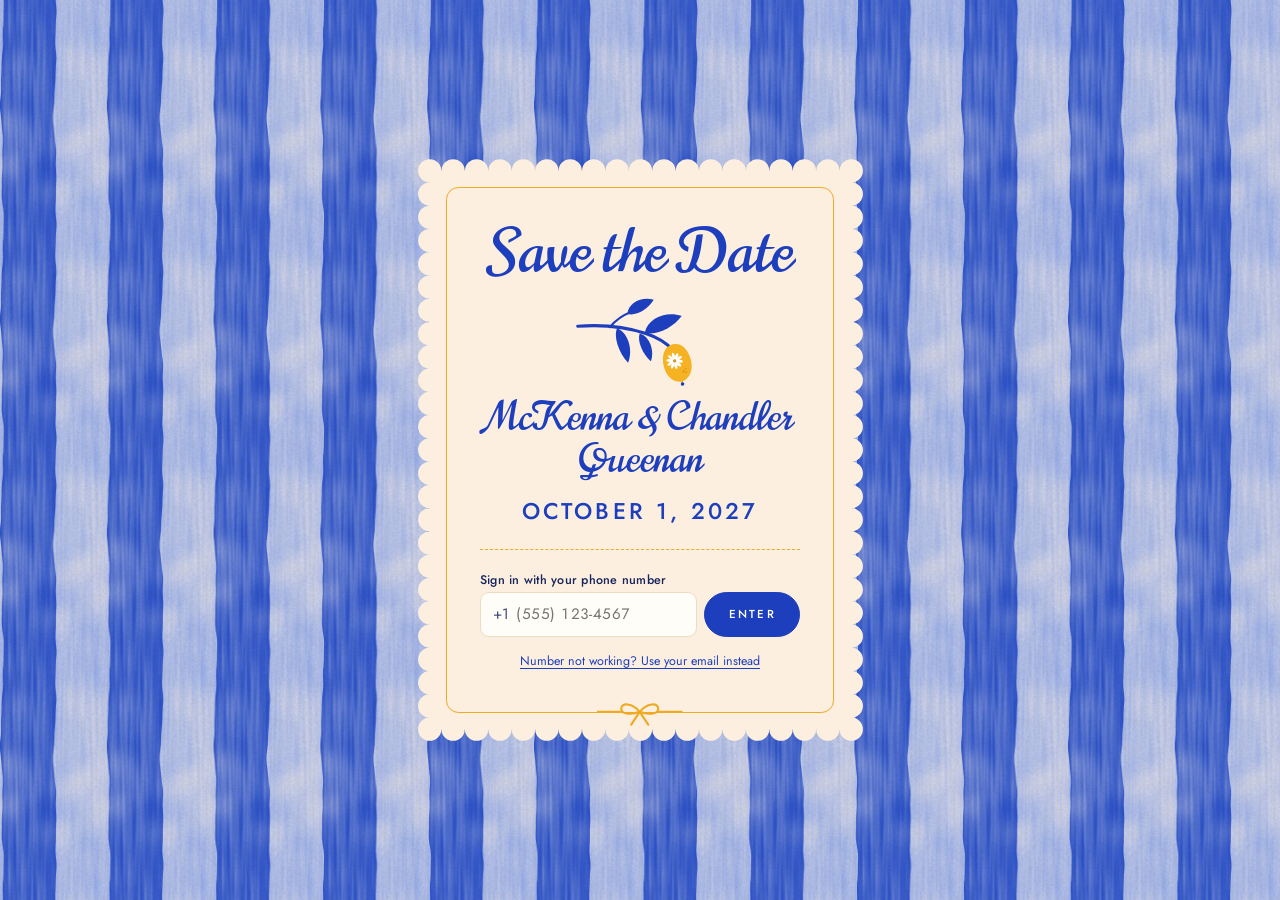
<file: index.html>
<!doctype html>
<html lang="en">
<head>
<meta charset="utf-8">
<meta name="viewport" content="width=device-width, initial-scale=1, viewport-fit=cover">
<meta name="claude:viewport-fit-sides" content="cover">
<title>October 1, 2027 · The Queenans</title>
<meta name="description" content="Save the date: McKenna and Chandler are getting married in Sorrento, Italy, on October 1, 2027.">
<!-- Link previews in texts and social apps. Update the address if the domain changes. -->
<meta property="og:type" content="website">
<meta property="og:title" content="October 1, 2027 · The Queenans">
<meta property="og:url" content="https://thequeenans2027.com/">
<meta property="og:image" content="https://thequeenans2027.com/assets/img/save-the-date-card.jpg">
<meta property="og:image:width" content="1200">
<meta property="og:image:height" content="630">
<meta name="twitter:card" content="summary_large_image">
<meta name="theme-color" content="#1d3fbd">
<link rel="icon" type="image/png" sizes="32x32" href="assets/img/monogram-32.png">
<link rel="icon" type="image/png" sizes="48x48" href="assets/img/monogram-48.png">
<link rel="icon" type="image/png" sizes="96x96" href="assets/img/monogram-96.png">
<link rel="icon" type="image/png" sizes="192x192" href="assets/img/monogram-192.png">
<link rel="apple-touch-icon" href="assets/img/monogram-180.png">
<link rel="preconnect" href="https://fonts.googleapis.com">
<link rel="preconnect" href="https://fonts.gstatic.com" crossorigin>
<link rel="stylesheet" href="https://fonts.googleapis.com/css2?family=Jost:wght@400;500;600&family=Norican&family=Playfair+Display:ital@1&display=swap">
<link rel="stylesheet" href="assets/css/styles.css?v=20261118e">
</head>
<body>
<script src="assets/js/art.js?v=20261118e"></script>

<!-- The cover: a simple sign-in. Guests enter their phone number to open the book. -->
<section class="cover" id="cover">
  <div class="tile-band" aria-hidden="true"></div>
  <div class="cover-inner" id="cover-inner">
    <div class="cover-card scallop">
      <p class="cover-eyebrow">Save the Date</p>
      <svg class="cover-sprig" viewBox="0 0 240 170" aria-hidden="true" focusable="false"><use href="#sprig"/></svg>
      <h1 class="cover-names">McKenna <span class="amp">&amp;</span> Chandler <span class="surname">Queenan</span></h1>
      <p class="cover-date">October 1, 2027</p>

      <form class="cover-form" id="signin-form" novalidate>
        <div id="phone-mode">
          <label for="phone">Sign in with your phone number</label>
          <div class="inline-field">
            <span class="phone-field"><span class="phone-prefix" aria-hidden="true">+1</span><input type="tel" id="phone" name="phone" inputmode="numeric" autocomplete="tel-national" placeholder="(555) 123-4567" maxlength="14"></span>
            <button class="button" type="submit" id="phone-submit">Enter</button>
          </div>
        </div>
        <div id="email-mode" hidden>
          <label for="signin-email">Sign in with your email</label>
          <div class="inline-field">
            <span class="phone-field"><input type="email" id="signin-email" name="email" autocomplete="email" placeholder="you@example.com"></span>
            <button class="button" type="submit" id="email-submit">Enter</button>
          </div>
        </div>
        <p class="hint switch"><button class="link-button" type="button" id="switch-mode">Number not working? Use your email instead</button></p>
      </form>

      <form class="cover-form" id="name-form" hidden novalidate>
        <p class="script">Benvenuti</p>
        <p class="hint">We don't have you on our list yet. Tell us who you are and we'll remember you.</p>
        <div class="field">
          <label for="guest-name">Your name(s)</label>
          <input type="text" id="guest-name" name="name" autocomplete="name" placeholder="e.g. Sofia &amp; Marco Rossi">
        </div>
        <div class="field" id="guest-email-field">
          <label for="guest-email">Email</label>
          <input type="email" id="guest-email" name="email" autocomplete="email">
        </div>
        <button class="button wide" type="submit" id="name-submit">Continue</button>
        <button class="link-button" type="button" id="start-over">Start over</button>
      </form>

      <p class="error" id="cover-error" role="alert" hidden></p>
      <p class="hint preview-note" id="preview-note" hidden>Preview: any number or email works, and sign-ins stay in this browser.</p>
      <svg class="bow" viewBox="0 0 120 40" aria-hidden="true" focusable="false"><use href="#bow"/></svg>
    </div>
  </div>
  <div class="tile-band" aria-hidden="true"></div>
</section>

<div class="book" id="book" hidden>
  <header id="site-header" class="site-header"></header>

  <main>
    <!-- The title page: a painting of the view from Capo Santa Fortunata. -->
    <section class="page-hero fade" id="top">
      <img class="hero-bg" src="assets/img/hero-venue.jpg" alt="" width="1087" height="958">
      <div class="hero-text">
        <h1 class="hero-title">Meet us in Italy</h1>
        <p class="hero-place">Sorrento <span class="dot">·</span> Italy</p>
        <p class="hero-date"><b>October 1, 2027</b><svg class="swash" viewBox="0 0 200 30" preserveAspectRatio="none" aria-hidden="true" focusable="false"><use href="#swash"/></svg></p>
        <p class="hero-note countdown" id="countdown"></p>
        <p class="hero-family">The Queenans</p>
      </div>
    </section>

    <section class="page page-story fade" id="story">
      <div class="wrap story">
        <div class="arch-wrap">
          <figure class="arch">
            <img src="assets/img/us-dancing.jpg" alt="McKenna and Chandler dancing barefoot on the beach beneath a cliff" width="1067" height="1600" loading="lazy">
          </figure>
        </div>
        <p class="script story-title">That's Amore</p>
        <p class="story-lead">We're getting married on the cliffs of Sorrento, and we would love for you to be there.</p>
        <div class="dates">
          <div class="date">
            <span class="date-num"><b>29</b><svg class="swash" aria-hidden="true" focusable="false"><use href="#swash"/></svg></span>
            <span class="date-it">Wednesday · September</span>
            <span class="date-en">The celebrations begin</span>
          </div>
          <span class="date-rule" aria-hidden="true"></span>
          <div class="date">
            <span class="date-num"><b>1</b><svg class="swash" aria-hidden="true" focusable="false"><use href="#swash"/></svg></span>
            <span class="date-it">Friday · October</span>
            <span class="date-en">Wedding Day</span>
          </div>
        </div>
        <p class="story-note">Welcome to our Save the Date site! We'll be celebrating with three days of events in Sorrento, Italy, from September 29 to October 1, 2027. We know Italy is a long way to come, so we're telling you early. Formal invitations to follow.</p>
        <div class="story-road"><img class="story-car" src="assets/img/us-vespa.webp" alt="McKenna and Chandler riding a yellow Vespa, flowers in the air" width="560" height="410" loading="lazy"></div>
      </div>
    </section>

    <!-- Our story: moments from McKenna and Chandler's story, each with a photo,
         stacked on phones and alternating sides on wide screens. -->
    <section class="page page-ourstory fade" id="our-story">
      <div class="wrap">
        <div class="section-head center">
          <p class="eyebrow">Our story</p>
          <h2 class="script">How we got here</h2>
        </div>
        <ol class="timeline">
          <li class="moment">
            <figure class="moment-photo wide"><img src="assets/img/story-01.jpg" alt="Our class trip to Switzerland, the whole group together at a long table" width="687" height="462" loading="lazy"></figure>
            <div class="moment-text">
              <p class="moment-when">Spring 2019 · Boulder, CO &amp; Switzerland</p>
              <h3 class="script">Where it all began</h3>
              <p>We first met freshman year, in a class that spent its spring break traveling from Colorado to Switzerland. The whole group became great friends, but sparks? Not yet.</p>
            </div>
          </li>
          <li class="moment">
            <figure class="moment-photo"><img src="assets/img/story-02.jpg" alt="McKenna and Chandler hugging in a college apartment" width="673" height="1000" loading="lazy"></figure>
            <div class="moment-text">
              <p class="moment-when">Fall 2021 · Boulder, CO</p>
              <h3 class="script">Senior year spark</h3>
              <p>We stayed friendly through the years in between, then senior year we ran into each other and hit it off immediately. From then on, it was hard to find a moment we weren&#39;t together.</p>
            </div>
          </li>
          <li class="moment">
            <figure class="moment-photo"><img src="assets/img/story-03.jpg" alt="McKenna and Chandler above the Bay of Sorrento" width="800" height="1000" loading="lazy"></figure>
            <div class="moment-text">
              <p class="moment-when">Summer 2022 · Sorrento, Italy</p>
              <h3 class="script">One day in Sorrento</h3>
              <p>After graduation we each took our own trip around Europe, but met up for a single day in Sorrento. We fell in love with it instantly.</p>
            </div>
          </li>
          <li class="moment">
            <figure class="moment-photo"><img src="assets/img/story-04.jpg" alt="McKenna in a New Zealand vineyard" width="750" height="1000" loading="lazy"></figure>
            <div class="moment-text">
              <p class="moment-when">October 2022 · New Zealand</p>
              <h3 class="script">A leap across the world</h3>
              <p>McKenna took a huge leap, moving halfway across the world to New Zealand and experiencing a totally different way of working, culture and life. Cue extreme long distance.</p>
            </div>
          </li>
          <li class="moment">
            <figure class="moment-photo"><img src="assets/img/story-05.jpg" alt="McKenna and Chandler standing on rocks by the sea in New Zealand" width="800" height="1000" loading="lazy"></figure>
            <div class="moment-text">
              <p class="moment-when">February 2023 · New Zealand</p>
              <h3 class="script">Bringing her home</h3>
              <p>Chandler finally flew out to visit and brought McKenna back to the States with him: McKenna home to Arizona, Chandler to San Francisco.</p>
            </div>
          </li>
          <li class="moment">
            <figure class="moment-photo"><img src="assets/img/story-06.jpg" alt="McKenna and Chandler in front of the Golden Gate Bridge" width="750" height="1000" loading="lazy"></figure>
            <div class="moment-text">
              <p class="moment-when">July 2023 · San Francisco, CA</p>
              <h3 class="script">Together again</h3>
              <p>After more than a year of living in different places, McKenna made the move to San Francisco. We were finally together again.</p>
            </div>
          </li>
          <li class="moment">
            <figure class="moment-photo"><img src="assets/img/story-07.jpg" alt="McKenna and Chandler on a sunny deck" width="800" height="1000" loading="lazy"></figure>
            <div class="moment-text">
              <p class="moment-when">October 2024 · San Francisco, CA</p>
              <h3 class="script">Our place in the Marina</h3>
              <p>After over a year of fun-filled twenties with roommates, we moved into our own place in the Marina. It&#39;s still our home today.</p>
            </div>
          </li>
          <li class="moment">
            <figure class="moment-photo"><img src="assets/img/story-08.jpg" alt="McKenna and Chandler above Positano" width="667" height="1000" loading="lazy"></figure>
            <div class="moment-text">
              <p class="moment-when">July 2025 · Italy</p>
              <h3 class="script">Back to the Amalfi Coast</h3>
              <p>Another European adventure brought us back to the Amalfi Coast. This might have sealed our wedding destination!</p>
            </div>
          </li>
          <li class="moment">
            <figure class="moment-photo"><img src="assets/img/story-09.jpg" alt="Chandler on one knee proposing to McKenna on the beach" width="667" height="1000" loading="lazy"></figure>
            <div class="moment-text">
              <p class="moment-when">July 2026 · Laguna Beach, CA</p>
              <h3 class="script">The question</h3>
              <p>Chandler finally got down on one knee to pop the question. Sparking the beginning of our Forever!</p>
            </div>
          </li>
          <li class="moment">
            <figure class="moment-photo"><img src="assets/img/story-10.jpg" alt="McKenna laughing and showing her ring, Chandler beside her" width="667" height="1000" loading="lazy"></figure>
            <div class="moment-text">
              <p class="moment-when">October 2027 · Sorrento, Italy</p>
              <h3 class="script">The best chapter yet</h3>
              <p>Now for the most exciting chapter of all: celebrating the greatest day of our lives with all of our favorite people, in our favorite place.</p>
            </div>
          </li>
        </ol>
      </div>
    </section>

    <section class="page page-venue fade" id="venue">
      <div class="wrap">
        <div class="section-head center">
          <p class="eyebrow">The venue</p>
          <div class="venue-title">
            <svg class="doodle moor" viewBox="0 0 100 140" aria-hidden="true" focusable="false"><use href="#moor"/></svg>
            <h2>Capo Santa Fortunata</h2>
            <svg class="doodle moor moor-right" viewBox="0 0 100 140" aria-hidden="true" focusable="false"><use href="#moor"/></svg>
          </div>
          <p>A historic villa on the cliffs of the Amalfi Coast in Sorrento, looking out over the Bay of Naples &amp; Capri.</p>
        </div>
        <div class="gallery">
          <figure><img src="assets/img/venue-villa.jpg" alt="The villa's façade covered in climbing flowers" width="480" height="638" loading="lazy"></figure>
          <figure class="g-main"><img src="assets/img/venue-garden.jpg" alt="Dinner tables set among olive trees at sunset, with the Sorrento coastline and the sea behind" width="1200" height="1598" loading="lazy"></figure>
          <figure><img src="assets/img/venue-aerial.jpg" alt="Aerial view of the villa among pine trees above the sea" width="480" height="638" loading="lazy"></figure>
        </div>
      </div>
    </section>

    <section class="page fade" id="schedule" hidden>
      <div class="wrap">
        <div class="section-head center">
          <p class="eyebrow">Il programma</p>
          <h2>Schedule</h2>
        </div>
        <div class="days" id="schedule-days"></div>
      </div>
    </section>

    <section class="page page-reply stripes fade" id="reply">
      <div class="wrap">
        <!-- A train ticket to Sorrento: a stub on the left, the question on the right. -->
        <div class="ticket">
          <div class="ticket-stub" aria-hidden="true">
            <span class="stub-kind">Biglietto</span>
            <svg class="doodle spritz" viewBox="0 -4 180 114" focusable="false"><use href="#spritz"/></svg>
            <span class="stub-route">Casa <i>→</i> Sorrento</span>
            <span class="stub-date">10 · 01 · 2027</span>
            <span class="stub-no">Andata · N° 1001</span>
          </div>
          <div class="feel-panel">
          <p class="script" id="feel-hello">Ciao!</p>
          <h2>Have a gut feeling?</h2>
          <p class="feel-sub">This isn't your RSVP. It just helps us plan. Please choose your best answer ASAP.</p>
          <div class="feel-options" role="radiogroup" aria-label="Your gut feeling">
            <button type="button" class="feel feel-yes" role="radio" aria-checked="false" data-feeling="yes">
              <span class="feel-icon" aria-hidden="true"><svg viewBox="0 0 24 24"><path d="M5 12.5l4.5 4.5L19 7.5" fill="none" stroke="currentColor" stroke-width="2.2" stroke-linecap="round" stroke-linejoin="round"/></svg></span>
              Absolutely, count me in!
            </button>
            <button type="button" class="feel feel-maybe" role="radio" aria-checked="false" data-feeling="maybe">
              <span class="feel-icon" aria-hidden="true"><svg viewBox="0 0 24 24"><circle cx="6" cy="12" r="1.8" fill="currentColor"/><circle cx="12" cy="12" r="1.8" fill="currentColor"/><circle cx="18" cy="12" r="1.8" fill="currentColor"/></svg></span>
              I still need some time to think.
            </button>
            <button type="button" class="feel feel-no" role="radio" aria-checked="false" data-feeling="no">
              <span class="feel-icon" aria-hidden="true"><svg viewBox="0 0 24 24"><path d="M7 7l10 10M17 7L7 17" fill="none" stroke="currentColor" stroke-width="2.2" stroke-linecap="round"/></svg></span>
              Likely not, count me out.
            </button>
          </div>
          <button class="button wide send" type="button" id="feel-send" disabled>Send my answer</button>
          <p class="feel-status" id="feel-status" role="status"></p>
          </div>
        </div>
      </div>
    </section>

    <!-- A postcard: a note from us on the left, their address on the right
         under a lemon stamp and a Sorrento postmark. -->
    <section class="page page-address fade" id="address">
      <div class="wrap">
        <form class="address-panel postcard" id="address-form" novalidate>
          <div class="pc-note">
            <p class="eyebrow">Posta per te</p>
            <h2>Where should we send your invitation?</h2>
            <p class="feel-sub">Leave the address where you'd like your formal invitation and RSVP card to arrive.</p>
            <p class="pc-sign">Con amore,<br>McKenna &amp; Chandler</p>
          </div>
          <div class="pc-to">
            <div class="pc-stamp" aria-hidden="true">
              <svg viewBox="0 0 64 58" focusable="false"><use href="#stamp-view"/></svg>
              <span>ITALIA</span>
            </div>
            <svg class="pc-postmark" viewBox="0 0 200 120" aria-hidden="true" focusable="false"><use href="#postmark"/></svg>
            <div class="address-grid">
            <div class="field span-2">
              <label for="addr-line1">Street address</label>
              <input type="text" id="addr-line1" name="line1" autocomplete="address-line1">
            </div>
            <div class="field span-2">
              <label for="addr-line2">Apartment, suite, etc. <span class="optional">(optional)</span></label>
              <input type="text" id="addr-line2" name="line2" autocomplete="address-line2">
            </div>
            <div class="field span-2">
              <label for="addr-city">City</label>
              <input type="text" id="addr-city" name="city" autocomplete="address-level2">
            </div>
            <div class="field">
              <label for="addr-state">State</label>
              <input type="text" id="addr-state" name="state" autocomplete="address-level1" maxlength="2" autocapitalize="characters" spellcheck="false" placeholder="CA">
            </div>
            <div class="field">
              <label for="addr-zip">ZIP code</label>
              <input type="text" id="addr-zip" name="zip" inputmode="numeric" autocomplete="postal-code">
            </div>
            <div class="field span-2">
              <label for="addr-country">Country</label>
              <input type="text" id="addr-country" name="country" autocomplete="country-name" value="United States">
            </div>
            <div class="field span-2 pc-contact">
              <label for="addr-email">Email</label>
              <input type="email" id="addr-email" name="email" autocomplete="email" autocapitalize="none" spellcheck="false" placeholder="you@example.com">
            </div>
            <div class="field span-2">
              <label for="addr-phone">Mobile number</label>
              <input type="tel" id="addr-phone" name="phone" inputmode="tel" autocomplete="tel-national" placeholder="(555) 123-4567">
            </div>
          </div>
            <button class="button wide" type="submit" id="address-send">Save my details</button>
            <p class="feel-status" id="address-status" role="status"></p>
          </div>
        </form>
      </div>
    </section>

    <section class="page page-notes stripes fade" id="notes">
      <div class="wrap">
        <form class="notes-card scallop" id="notes-form" novalidate>
          <p class="eyebrow">Lascia un messaggio</p>
          <h2 class="script">Notes for the couple</h2>
          <p class="lede">Advice, well wishes, song requests, your favorite spot in Sorrento, where we should honeymoon… Anything goes, and you can leave as many as you like.</p>
          <div class="note-kinds" role="group" aria-label="What kind of note?">
            <button type="button" aria-pressed="false" data-kind="Advice" data-hint="The best marriage advice you've ever heard…">Advice</button>
            <button type="button" aria-pressed="false" data-kind="Well wishes" data-hint="A wish for the two of us…">Well wishes</button>
            <button type="button" aria-pressed="false" data-kind="Song request" data-hint="The song that will get you on the dance floor…">Song requests</button>
            <button type="button" aria-pressed="false" data-kind="Italy tip" data-hint="A restaurant, beach or gelato we have to try…">Italy tips</button>
            <button type="button" aria-pressed="false" data-kind="Honeymoon rec" data-hint="Where should we honeymoon, and what can't we miss?">Honeymoon recs</button>
            <button type="button" aria-pressed="false" data-kind="Memory" data-hint="A favorite memory with us…">Memories</button>
          </div>
          <label class="sr-only" for="note-text">Your note</label>
          <textarea id="note-text" name="note" maxlength="1500" placeholder="Write anything you like…"></textarea>
          <button class="button" type="submit" id="note-send">Send my note</button>
          <p class="feel-status" id="note-status" role="status"></p>
          <svg class="bow" viewBox="0 0 120 40" aria-hidden="true" focusable="false"><use href="#bow"/></svg>
        </form>
      </div>
    </section>
    <!-- Photo reel: a strip of photos that drifts slowly sideways and loops.
         Add or swap photos in the list; site.js repeats them so the loop is seamless. -->
    <section class="page page-reel fade" id="photos">
      <div class="section-head center">
        <p class="eyebrow">Photos</p>
        <h2 class="script">A few favorites</h2>
      </div>
      <div class="reel">
        <ul class="reel-track">
            <li><img src="assets/img/engage-19.jpg" alt="A sip of spritz" width="667" height="1000" loading="lazy"></li>
            <li><img src="assets/img/engage-28.jpg" alt="With the guys" width="1000" height="667" loading="lazy"></li>
            <li><img src="assets/img/engage-01.jpg" alt="Chandler proposing on the beach" width="667" height="1000" loading="lazy"></li>
            <li><img src="assets/img/engage-06.jpg" alt="Laughing by the tower" width="667" height="1000" loading="lazy"></li>
            <li><img src="assets/img/engage-25.jpg" alt="More of the girls" width="667" height="1000" loading="lazy"></li>
            <li><img src="assets/img/engage-27.jpg" alt="The whole crew" width="1000" height="667" loading="lazy"></li>
            <li><img src="assets/img/engage-11.jpg" alt="Walking along the shore" width="667" height="1000" loading="lazy"></li>
            <li><img src="assets/img/engage-32.jpg" alt="Running off, ring in the air" width="667" height="1000" loading="lazy"></li>
            <li><img src="assets/img/engage-15.jpg" alt="A hug by the ocean" width="667" height="1000" loading="lazy"></li>
            <li><img src="assets/img/engage-08.jpg" alt="Dancing on the beach" width="667" height="1000" loading="lazy"></li>
            <li><img src="assets/img/engage-22.jpg" alt="With family" width="1000" height="667" loading="lazy"></li>
            <li><img src="assets/img/engage-05.jpg" alt="Together on the beach stairs" width="667" height="1000" loading="lazy"></li>
            <li><img src="assets/img/engage-18.jpg" alt="Celebrating with friends under the banner" width="667" height="1000" loading="lazy"></li>
            <li><img src="assets/img/engage-14.jpg" alt="Hand in hand on the beach" width="667" height="1000" loading="lazy"></li>
            <li><img src="assets/img/engage-29.jpg" alt="More of the guys" width="1000" height="667" loading="lazy"></li>
            <li><img src="assets/img/engage-13.jpg" alt="Strolling by the waves" width="667" height="1000" loading="lazy"></li>
            <li><img src="assets/img/engage-21.jpg" alt="A silly family photo" width="667" height="1000" loading="lazy"></li>
            <li><img src="assets/img/engage-12.jpg" alt="Champagne on the sand" width="667" height="1000" loading="lazy"></li>
            <li><img src="assets/img/engage-26.jpg" alt="Flashing the ring" width="667" height="1000" loading="lazy"></li>
            <li><img src="assets/img/engage-03.jpg" alt="Showing off the ring" width="667" height="1000" loading="lazy"></li>
            <li><img src="assets/img/engage-04.jpg" alt="A hug by the cliffs" width="667" height="1000" loading="lazy"></li>
            <li><img src="assets/img/engage-30.jpg" alt="Strolling down the street" width="667" height="1000" loading="lazy"></li>
            <li><img src="assets/img/engage-23.jpg" alt="More family" width="667" height="1000" loading="lazy"></li>
            <li><img src="assets/img/engage-02.jpg" alt="A kiss after the proposal" width="667" height="1000" loading="lazy"></li>
            <li><img src="assets/img/engage-31.jpg" alt="Walking hand in hand" width="667" height="1000" loading="lazy"></li>
            <li><img src="assets/img/engage-16.jpg" alt="Celebrating with friends" width="667" height="1000" loading="lazy"></li>
            <li><img src="assets/img/engage-20.jpg" alt="The whole family together" width="1000" height="667" loading="lazy"></li>
            <li><img src="assets/img/engage-10.jpg" alt="Walking hand in hand" width="666" height="1000" loading="lazy"></li>
            <li><img src="assets/img/engage-17.jpg" alt="Showing off the ring at the party" width="563" height="1000" loading="lazy"></li>
            <li><img src="assets/img/engage-09.jpg" alt="A kiss by the waves" width="667" height="1000" loading="lazy"></li>
            <li><img src="assets/img/engage-24.jpg" alt="With the girls" width="1000" height="667" loading="lazy"></li>
            <li><img src="assets/img/engage-07.jpg" alt="Smiling by the cliffs" width="667" height="1000" loading="lazy"></li>
        </ul>
      </div>
    </section>
  </main>

  <footer id="site-footer" class="site-footer"></footer>
</div>

<script src="assets/js/site.js?v=20261118e"></script>
<script src="assets/js/home.js?v=20261118e"></script>
</body>
</html>
</file>
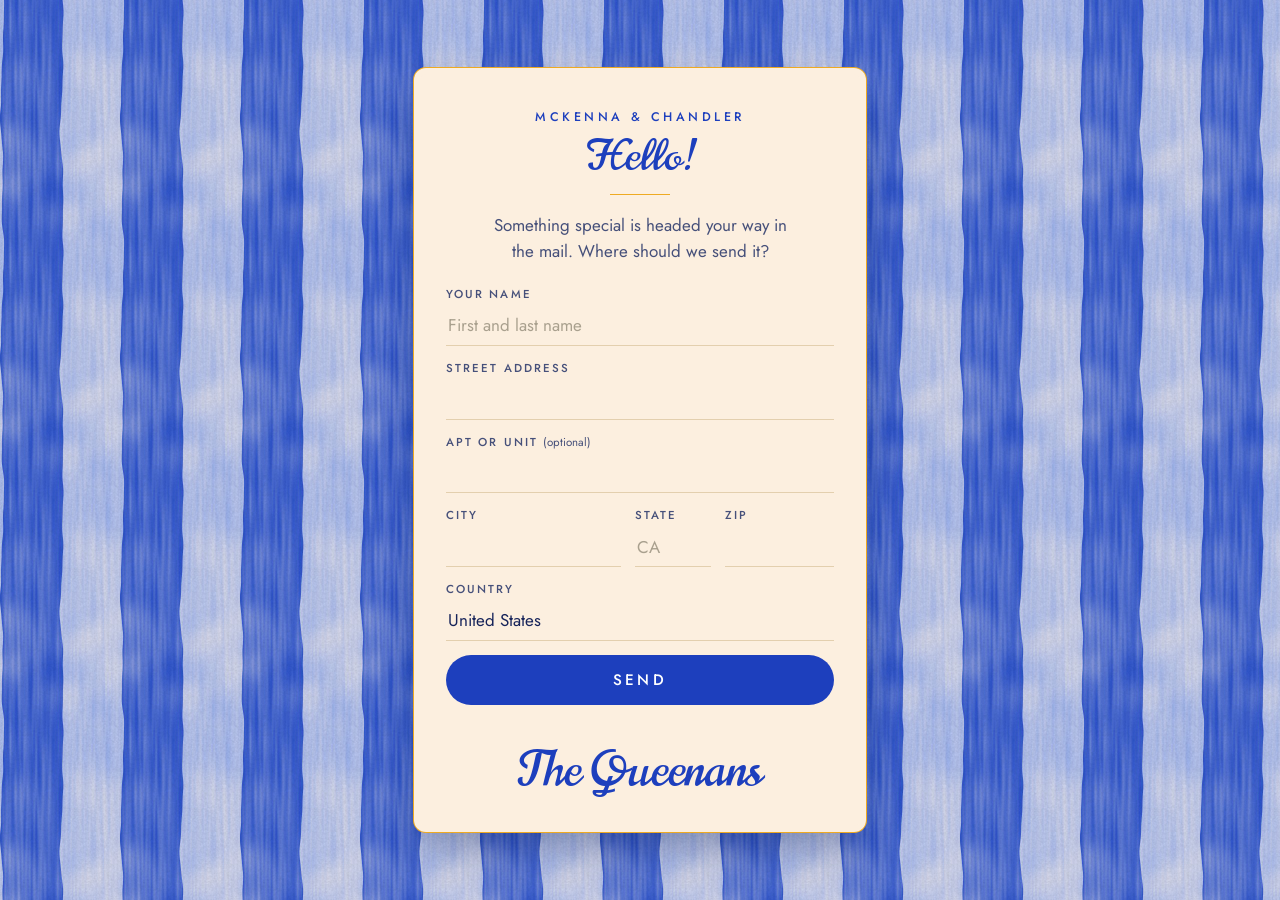
<file: address/index.html>
<!doctype html>
<html lang="en">
<head>
<meta charset="utf-8">
<meta name="viewport" content="width=device-width, initial-scale=1, viewport-fit=cover">
<meta name="robots" content="noindex, nofollow">
<title>McKenna &amp; Chandler</title>
<!-- The page guests reach from the "what's your address?" text. It stands on
     its own: no links to the rest of the site, so the save the dates in the
     mail are the first they see of it. Each text carries ?c=<code>, which
     tells the Apps Script backend which household this is. -->
<meta property="og:title" content="McKenna &amp; Chandler">
<meta property="og:description" content="Where should we send your mail?">
<meta property="og:image" content="https://thequeenans2027.com/assets/img/monogram-192.png">
<meta name="theme-color" content="#1d3fbd">
<link rel="icon" type="image/png" sizes="32x32" href="../assets/img/monogram-32.png">
<link rel="apple-touch-icon" href="../assets/img/monogram-180.png">
<link rel="preconnect" href="https://fonts.googleapis.com">
<link rel="preconnect" href="https://fonts.gstatic.com" crossorigin>
<link rel="stylesheet" href="https://fonts.googleapis.com/css2?family=Jost:wght@400;500;600&family=Norican&display=swap">
<style>
  :root {
    --ivory: #fbf5ea; --card: #fcefdf; --ink: #17245a; --ink-soft: #46507a; --line: #e3cfae;
    --cobalt: #1d3fbd; --cobalt-deep: #16309a; --gold: #eeaa22;
    --script: "Norican", "Brush Script MT", cursive;
    --body: "Jost", "Futura", "Avenir Next", system-ui, sans-serif;
  }
  *, *::before, *::after { box-sizing: border-box; }
  [hidden] { display: none !important; }
  html { -webkit-text-size-adjust: 100%; }
  body {
    margin: 0; min-height: 100vh; min-height: 100dvh;
    display: flex; align-items: center; justify-content: center;
    padding: max(28px, env(safe-area-inset-top)) 18px max(28px, env(safe-area-inset-bottom));
    background: #7d9be6 url("../assets/img/stripes.jpg") repeat 0 0 / 120px 240px;
    font: 400 1.0625rem/1.5 var(--body); color: var(--ink);
  }
  .card {
    width: 100%; max-width: 440px; padding: 34px 26px 30px;
    background: var(--card); border-radius: 6px;
    box-shadow: 0 0 0 6px var(--card), 0 0 0 7px var(--gold), 0 18px 40px rgba(10, 25, 80, .35);
    text-align: center;
  }
  .eyebrow { margin: 0; font-weight: 500; font-size: .78rem; letter-spacing: .28em; text-transform: uppercase; color: var(--cobalt); }
  h1 { margin: 6px 0 4px; font: 400 2.6rem/1.15 var(--script); color: var(--cobalt); }
  .note { margin: 0 auto 22px; max-width: 30ch; color: var(--ink-soft); }
  .rule { width: 60px; height: 1px; margin: 14px auto 18px; background: var(--gold); border: 0; }
  form { text-align: left; }
  .row { display: grid; grid-template-columns: 1fr 1fr; gap: 0 14px; }
  .row.three { grid-template-columns: 1.6fr .7fr 1fr; }
  .field { margin-bottom: 14px; }
  label { display: block; margin-bottom: 4px; font-weight: 500; font-size: .72rem; letter-spacing: .18em; text-transform: uppercase; color: var(--ink-soft); }
  input {
    width: 100%; padding: 6px 2px; border: 0; border-bottom: 1.5px solid var(--line); border-radius: 0;
    background: transparent; font: inherit; font-size: 1.0625rem; color: var(--ink);
  }
  input:focus { outline: none; border-bottom-color: var(--cobalt); }
  input::placeholder { color: #a9a08e; }
  .optional { text-transform: none; letter-spacing: 0; font-weight: 400; }
  button {
    display: block; width: 100%; margin-top: 10px; padding: 14px 18px; border: 0; border-radius: 999px;
    background: var(--cobalt); color: #fff; font: 500 .95rem var(--body); letter-spacing: .2em; text-transform: uppercase;
    cursor: pointer; -webkit-tap-highlight-color: transparent;
  }
  button:disabled { opacity: .6; }
  .status { min-height: 1.5em; margin: 12px 0 0; text-align: center; font-size: .95rem; color: #9b2c1f; }
  .sign { margin: 4px 0 0; text-align: center; font: 400 3rem/1.1 var(--script); color: var(--cobalt); }
  .done h1 { margin-top: 2px; }
</style>
</head>
<body>
<main class="card">
  <div id="ask">
    <p class="eyebrow">McKenna &amp; Chandler</p>
    <h1 id="hello">Hello!</h1>
    <hr class="rule">
    <p class="note">Something special is headed your way in the mail. Where should we send it?</p>
    <form id="form" novalidate>
      <div class="field" id="name-field" hidden>
        <label for="names">Your name</label>
        <input id="names" name="names" autocomplete="name" placeholder="First and last name">
      </div>
      <div class="field">
        <label for="line1">Street address</label>
        <input id="line1" name="line1" autocomplete="address-line1" required>
      </div>
      <div class="field">
        <label for="line2">Apt or unit <span class="optional">(optional)</span></label>
        <input id="line2" name="line2" autocomplete="address-line2">
      </div>
      <div class="row three">
        <div class="field">
          <label for="city">City</label>
          <input id="city" name="city" autocomplete="address-level2" required>
        </div>
        <div class="field">
          <label for="state">State</label>
          <input id="state" name="state" autocomplete="address-level1" maxlength="20" autocapitalize="characters" spellcheck="false" placeholder="CA">
        </div>
        <div class="field">
          <label for="zip">ZIP</label>
          <input id="zip" name="zip" autocomplete="postal-code">
        </div>
      </div>
      <div class="field">
        <label for="country">Country</label>
        <input id="country" name="country" autocomplete="country-name" value="United States">
      </div>
      <button type="submit" id="send">Send</button>
      <p class="status" id="status" role="status"></p>
      <p class="sign">The Queenans</p>
    </form>
  </div>
  <div id="done" class="done" hidden>
    <p class="eyebrow">McKenna &amp; Chandler</p>
    <h1>Grazie!</h1>
    <hr class="rule">
    <p class="note" id="done-note">We've got your address. Keep an eye on your mailbox!</p>
  </div>
</main>
<script>
(function () {
  // Same backend as the main site. The test site (….workers.dev) never
  // writes to the real sheet, so there it shows a made-up guest instead.
  var API = "https://script.google.com/macros/s/AKfycbw89GGyUV6FwVLychrs_3ZxH8vONSvbC4A1LqT-xWkLtjlIgROk9hDHnwAx0DQgOhZD/exec";
  var preview = /^dev(--|\.)|\.workers\.dev$|^localhost$|^127\./.test(location.hostname);
  var code = (new URLSearchParams(location.search).get("c") || "").replace(/[^a-z0-9]/gi, "").slice(0, 20);
  var $ = function (id) { return document.getElementById(id); };

  function call(action, payload) {
    if (preview) {
      return new Promise(function (ok) {
        setTimeout(function () { ok(action === "who" ? (code ? { first: "Angi & Kevin" } : { error: "not found" }) : { ok: true }); }, 400);
      });
    }
    return fetch(API, {
      method: "POST",
      headers: { "Content-Type": "text/plain;charset=utf-8" },
      body: JSON.stringify(Object.assign({ action: action }, payload))
    }).then(function (r) { return r.json(); });
  }

  var known = false;
  function greet(first) {
    known = !!first;
    $("hello").textContent = first ? "Hello, " + first + "!" : "Hello!";
    $("name-field").hidden = known;
  }
  if (code) {
    call("who", { code: code }).then(function (r) { greet(r && r.first); }, function () { greet(""); });
  } else {
    greet("");
  }

  $("form").addEventListener("submit", function (e) {
    e.preventDefault();
    var f = e.target, status = $("status");
    var address = {};
    ["line1", "line2", "city", "state", "zip", "country"].forEach(function (k) { address[k] = f[k].value.trim(); });
    var names = f.names.value.trim();
    if (!known && !names) { status.textContent = "Please add your name."; return f.names.focus(); }
    // Only street and city are a must. ZIP is too for US addresses; guests
    // abroad can leave ZIP and State blank and put their country below.
    var us = !address.country || /^(us|usa|u\.s\.a?\.?|united states( of america)?|america)$/i.test(address.country);
    if (!address.line1 || !address.city || (us && !address.zip)) {
      status.textContent = us ? "Please fill in your street, city and ZIP." : "Please fill in your street and city.";
      return (!address.line1 ? f.line1 : !address.city ? f.city : f.zip).focus();
    }
    status.textContent = "";
    $("send").disabled = true;
    $("send").textContent = "Sending…";
    call("mailing", { code: known ? code : "", names: names, address: address }).then(function (r) {
      if (!r || r.error) throw new Error(r && r.error);
      $("ask").hidden = true;
      $("done").hidden = false;
      window.scrollTo(0, 0);
    }).catch(function () {
      $("send").disabled = false;
      $("send").textContent = "Send";
      status.textContent = "That didn't go through. Please try again in a moment.";
    });
  });
})();
</script>
</body>
</html>
</file>
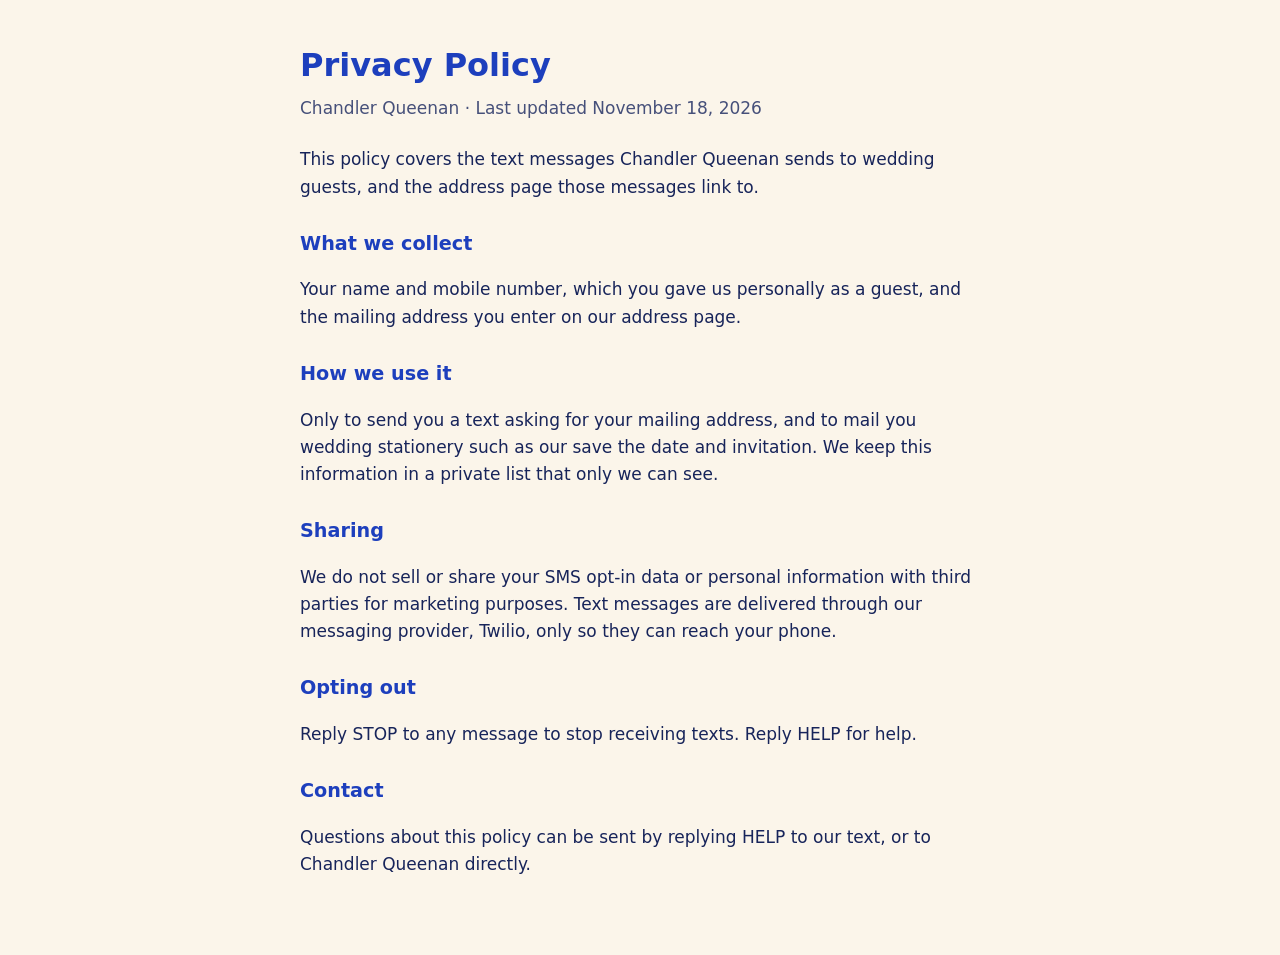
<file: privacy/index.html>
<!doctype html>
<html lang="en">
<head>
<meta charset="utf-8">
<meta name="viewport" content="width=device-width, initial-scale=1">
<meta name="robots" content="noindex">
<title>Privacy Policy</title>
<style>
  body { margin: 0; padding: 40px 20px 60px; background: #fbf5ea; color: #17245a; font: 400 1.0625rem/1.6 "Jost", "Avenir Next", system-ui, sans-serif; }
  main { max-width: 680px; margin: 0 auto; }
  h1 { font-size: 2rem; margin: 0 0 4px; color: #1d3fbd; }
  h2 { font-size: 1.2rem; margin: 28px 0 6px; color: #1d3fbd; }
  .date { color: #46507a; margin: 0 0 24px; }
</style>
</head>
<body>
<main>
<h1>Privacy Policy</h1>
<p class="date">Chandler Queenan · Last updated November 18, 2026</p>
<p>This policy covers the text messages Chandler Queenan sends to wedding guests, and the address page those messages link to.</p>
<h2>What we collect</h2>
<p>Your name and mobile number, which you gave us personally as a guest, and the mailing address you enter on our address page.</p>
<h2>How we use it</h2>
<p>Only to send you a text asking for your mailing address, and to mail you wedding stationery such as our save the date and invitation. We keep this information in a private list that only we can see.</p>
<h2>Sharing</h2>
<p>We do not sell or share your SMS opt-in data or personal information with third parties for marketing purposes. Text messages are delivered through our messaging provider, Twilio, only so they can reach your phone.</p>
<h2>Opting out</h2>
<p>Reply STOP to any message to stop receiving texts. Reply HELP for help.</p>
<h2>Contact</h2>
<p>Questions about this policy can be sent by replying HELP to our text, or to Chandler Queenan directly.</p>
</main>
</body>
</html>
</file>
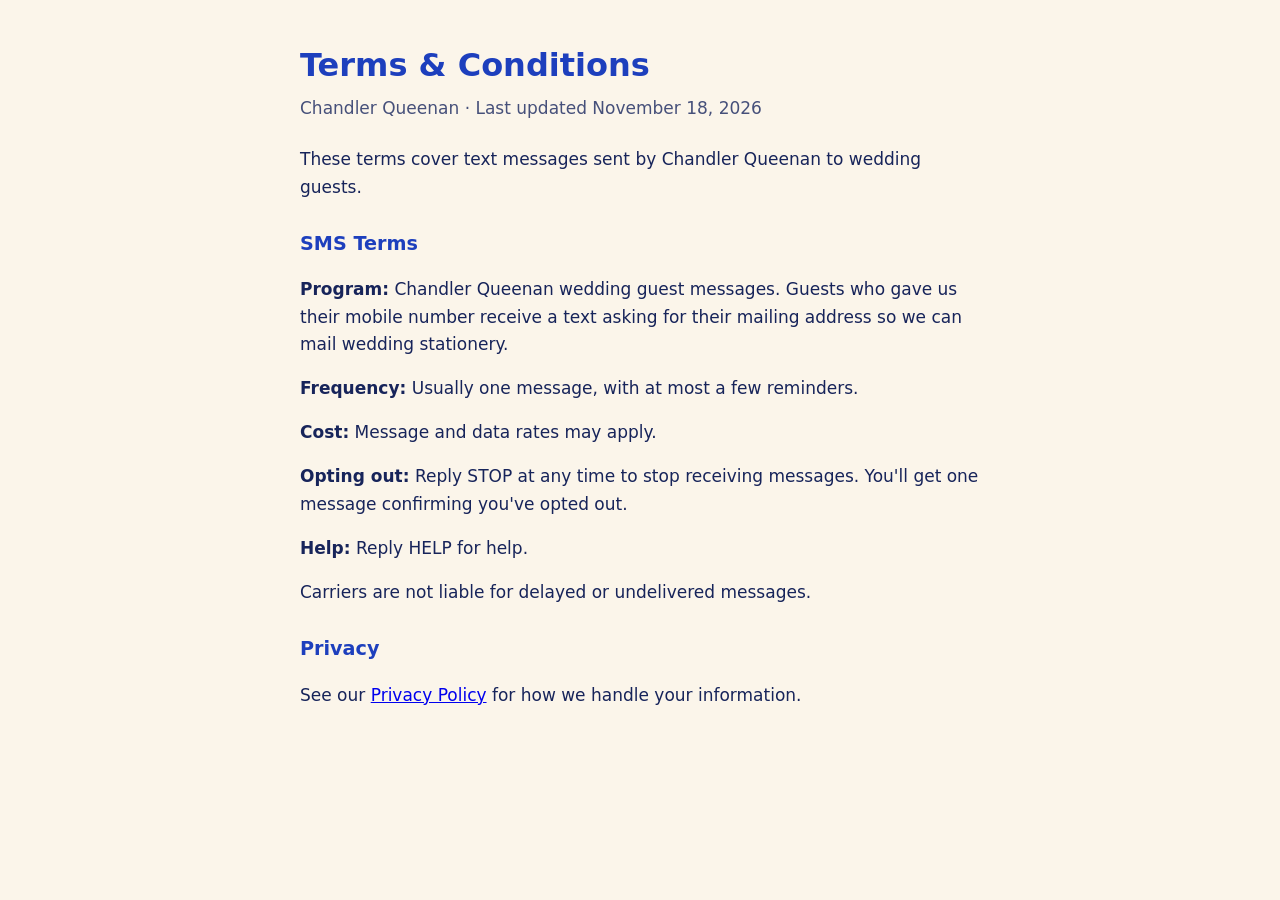
<file: terms/index.html>
<!doctype html>
<html lang="en">
<head>
<meta charset="utf-8">
<meta name="viewport" content="width=device-width, initial-scale=1">
<meta name="robots" content="noindex">
<title>Terms & Conditions</title>
<style>
  body { margin: 0; padding: 40px 20px 60px; background: #fbf5ea; color: #17245a; font: 400 1.0625rem/1.6 "Jost", "Avenir Next", system-ui, sans-serif; }
  main { max-width: 680px; margin: 0 auto; }
  h1 { font-size: 2rem; margin: 0 0 4px; color: #1d3fbd; }
  h2 { font-size: 1.2rem; margin: 28px 0 6px; color: #1d3fbd; }
  .date { color: #46507a; margin: 0 0 24px; }
</style>
</head>
<body>
<main>
<h1>Terms &amp; Conditions</h1>
<p class="date">Chandler Queenan · Last updated November 18, 2026</p>
<p>These terms cover text messages sent by Chandler Queenan to wedding guests.</p>
<h2>SMS Terms</h2>
<p><strong>Program:</strong> Chandler Queenan wedding guest messages. Guests who gave us their mobile number receive a text asking for their mailing address so we can mail wedding stationery.</p>
<p><strong>Frequency:</strong> Usually one message, with at most a few reminders.</p>
<p><strong>Cost:</strong> Message and data rates may apply.</p>
<p><strong>Opting out:</strong> Reply STOP at any time to stop receiving messages. You'll get one message confirming you've opted out.</p>
<p><strong>Help:</strong> Reply HELP for help.</p>
<p>Carriers are not liable for delayed or undelivered messages.</p>
<h2>Privacy</h2>
<p>See our <a href="/privacy/">Privacy Policy</a> for how we handle your information.</p>
</main>
</body>
</html>
</file>
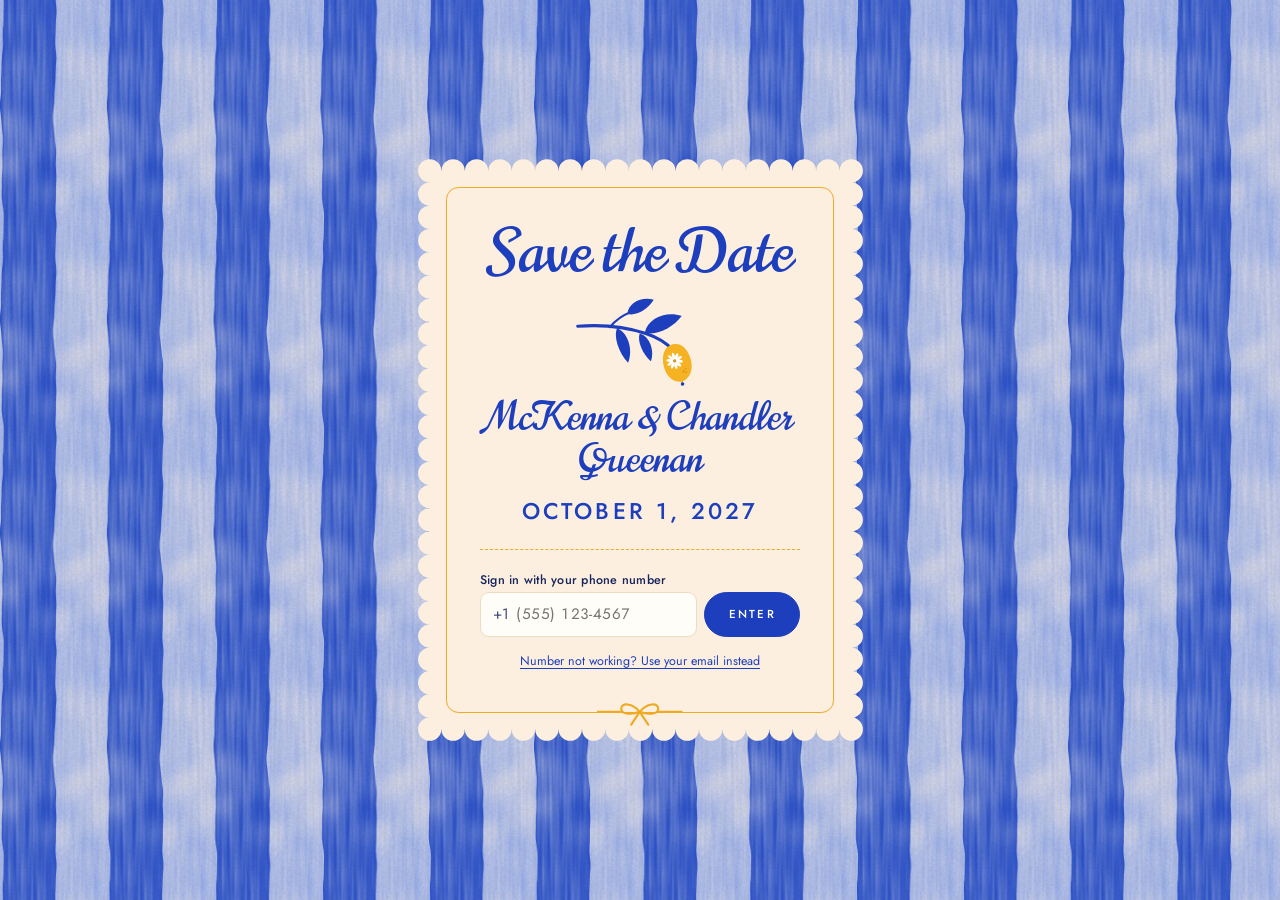
<file: travel.html>
<!doctype html>
<html lang="en">
<head>
<meta charset="utf-8">
<meta name="viewport" content="width=device-width, initial-scale=1, viewport-fit=cover">
<meta name="claude:viewport-fit-sides" content="cover">
<title>Travel · McKenna &amp; Chandler</title>
<meta name="description" content="How to get to Sorrento, where to stay and what to know for the wedding.">
<!-- Link previews in texts and social apps. Update the address if the domain changes. -->
<meta property="og:type" content="website">
<meta property="og:title" content="October 1, 2027 · The Queenans">
<meta property="og:url" content="https://thequeenans2027.com/travel.html">
<meta property="og:image" content="https://thequeenans2027.com/assets/img/save-the-date-card.jpg">
<meta property="og:image:width" content="1200">
<meta property="og:image:height" content="630">
<meta name="twitter:card" content="summary_large_image">
<meta name="theme-color" content="#1d3fbd">
<link rel="icon" type="image/png" sizes="32x32" href="assets/img/monogram-32.png">
<link rel="icon" type="image/png" sizes="48x48" href="assets/img/monogram-48.png">
<link rel="icon" type="image/png" sizes="96x96" href="assets/img/monogram-96.png">
<link rel="icon" type="image/png" sizes="192x192" href="assets/img/monogram-192.png">
<link rel="apple-touch-icon" href="assets/img/monogram-180.png">
<link rel="preconnect" href="https://fonts.googleapis.com">
<link rel="preconnect" href="https://fonts.gstatic.com" crossorigin>
<link rel="stylesheet" href="https://fonts.googleapis.com/css2?family=Jost:wght@400;500;600&family=Norican&family=Playfair+Display:ital@1&display=swap">
<link rel="stylesheet" href="assets/css/styles.css?v=20261118e">
</head>
<body class="page-travel">
<script src="assets/js/art.js?v=20261118e"></script>
<header id="site-header" class="site-header"></header>

<main>
  <section class="page page-intro fade">
    <img class="intro-bg" src="assets/img/travel-watercolor.jpg" alt="" width="1087" height="1446">
    <div class="wrap">
      <div class="intro-card">
        <p class="script">Buon viaggio!</p>
        <h1 class="page-title">Welcome to Sorrento</h1>
        <p>Sorrento was the first place we ever traveled together in Italy and we absolutely fell in love with it! Sorrento sits on the cliffs of the Amalfi Coast, about an hour south of Naples. Our wedding is at Capo Santa Fortunata, just outside town. Here's how to get there and make the most of the trip.</p>
      </div>
    </div>
  </section>

  <section class="page page-flights fade" id="flights">
    <div class="flights-plane" aria-hidden="true">
      <div class="plane-banner"></div>
      <img class="plane-body" src="assets/img/plane-body.webp" alt="" width="568" height="255">
    </div>
    <div class="wrap">
      <div class="section-head">
        <h2>Flying in</h2>
        <p>Naples is by far the easiest airport. Rome works well too if you want a few days there first.</p>
      </div>
      <div class="cards">
        <article class="card">
          <span class="tag">Closest</span>
          <span class="code">NAP</span>
          <h3>Naples International</h3>
          <p>About 50 km from Sorrento. Plenty of direct flights within Europe; from the US, connect through Rome, London, Paris, Frankfurt or similar.</p>
        </article>
        <article class="card">
          <span class="code">FCO</span>
          <h3>Rome Fiumicino</h3>
          <p>Italy's main long-haul airport, with direct flights from many US cities. Take a train to Roma Termini, then the high-speed train to Napoli Centrale (about 70 minutes).</p>
        </article>
        <article class="card">
          <span class="code">QSR</span>
          <h3>Salerno Costa d'Amalfi</h3>
          <p>A small airport on the far side of the coast with a handful of seasonal flights. Handy if your route lines up, but check carefully.</p>
        </article>
      </div>
    </div>
  </section>

  <section class="page page-boat fade" id="getting-there">
    <div class="wrap">
      <img class="ferry-boat" src="assets/img/boat.webp" alt="" aria-hidden="true" width="720" height="361" loading="lazy">
      <div class="section-head">
        <h2>From the airport to Sorrento</h2>
        <p>Times are approximate and vary with traffic and season.</p>
      </div>
      <div class="table-scroll">
        <table>
          <thead><tr><th>Option</th><th>From</th><th>Time</th><th>Good to know</th></tr></thead>
          <tbody>
            <tr><td>Private driver</td><td>Naples airport</td><td class="num">about 1 hr</td><td>The easiest choice, especially with luggage or a group. Book ahead.</td></tr>
            <tr><td>Ferry <span class="star" aria-hidden="true">*</span><span class="sr-only"> (the couple's favorite)</span></td><td>Naples port (Molo Beverello)</td><td class="num">about 40 min</td><td>A taxi from the airport to the port takes around 20 minutes. Services depend on the weather.</td></tr>
            <tr><td>Airport bus (Curreri)</td><td>Naples airport</td><td class="num">about 75 min</td><td>Runs directly from the airport to Sorrento several times a day. Buy tickets on board or online.</td></tr>
            <tr><td>Circumvesuviana train</td><td>Napoli Garibaldi station</td><td class="num">about 70 min</td><td>Cheap and frequent, but crowded and not great with big suitcases.</td></tr>
            <tr><td>Train + driver</td><td>Rome Fiumicino</td><td class="num">about 3.5 hr</td><td>Train to Napoli Centrale, then a driver or the Circumvesuviana to Sorrento.</td></tr>
          </tbody>
        </table>
      </div>
      <p class="table-note"><span class="star" aria-hidden="true">*</span> The couple's preferred method of travel.</p>
    </div>
  </section>

  <section class="page fade" id="stay">
    <div class="wrap">
      <div class="section-head">
        <h2>Where to stay</h2>
        <p>We will share hotel suggestions with room blocks with the formal invitation. If you'd like to start looking now, these areas are all close to the venue.</p>
      </div>
      <div class="cards">
        <article class="card">
          <h3>Downtown Sorrento</h3>
          <p>Walk to restaurants, the ferry port and Piazza Tasso. The most convenient base for the whole weekend.</p>
        </article>
        <article class="card">
          <h3>Sant'Agnello</h3>
          <p>A quieter neighborhood just east of downtown, with clifftop hotels and an easy walk or short taxi into town.</p>
        </article>
        <article class="card">
          <h3>Massa Lubrense</h3>
          <p>Further out toward the tip of the peninsula, with villas and views of Capri. Best if you plan to rent a car or a driver.</p>
        </article>
      </div>
    </div>
  </section>

  <section class="page fade" id="know">
    <div class="wrap">
      <div class="section-head">
        <h2>Good to know</h2>
      </div>
      <div class="weather" aria-label="Typical Sorrento weather in early October">
        <div><b>73°F</b><span>Typical high (23°C)</span></div>
        <div><b>59°F</b><span>Typical low (15°C)</span></div>
        <div><b>72°F</b><span>Sea temperature (22°C)</span></div>
      </div>
      <div class="tips">
        <div><h3>What to pack</h3><p>Early October is still warm and the sea is swimmable. Bring a light layer for evenings, and shoes you can manage on stone steps.</p></div>
        <div><h3>Getting around</h3><p>Sorrento is very walkable. Ferries run to Capri, Positano and Amalfi; SITA buses and drivers cover the coast road. We don't recommend driving yourself.</p></div>
        <div><h3>Money</h3><p>Cards are widely accepted, but keep some euros for taxis, beach clubs and small cafés.</p></div>
        <div><h3>Passports</h3><p>US visitors need a passport valid for at least three months after departure. Check whether the EU's ETIAS travel authorization applies when you travel.</p></div>
      </div>
    </div>
  </section>

  <!-- Day trips as a sheet of painted stamps, each with how far it is and a link. -->
  <section class="page page-explore stripes fade" id="explore">
    <div class="wrap">
      <div class="explore-head">
        <p class="script">Andiamo!</p>
        <h2>While you're here</h2>
        <p>A few of our favorite ways to spend a free day on the coast.</p>
      </div>
      <div class="trips">
        <article class="trip">
          <a class="trip-stamp" href="https://www.google.com/maps/search/?api=1&amp;query=Marina+Piccola+Sorrento" target="_blank" rel="noopener" tabindex="-1" aria-hidden="true"><img src="assets/img/trip-capri.webp" alt="The coast of Capri" width="900" height="600" loading="lazy"></a>
          <p class="trip-meta">25 min by ferry</p>
          <h3>Capri</h3>
          <p>Boats leave Sorrento's Marina Piccola all morning. Go early to beat the crowds at the Blue Grotto, then ride the chairlift up Monte Solaro.</p>
          <a class="trip-link" href="https://www.google.com/maps/search/?api=1&amp;query=Marina+Piccola+Sorrento" target="_blank" rel="noopener">Ferry dock on the map <span aria-hidden="true">→</span></a>
        </article>
        <article class="trip">
          <a class="trip-stamp" href="https://www.google.com/maps/search/?api=1&amp;query=Positano+Italy" target="_blank" rel="noopener" tabindex="-1" aria-hidden="true"><img src="assets/img/trip-positano.webp" alt="Positano lit up at night" width="900" height="599" loading="lazy"></a>
          <p class="trip-meta">1 hr by boat or bus</p>
          <h3>Positano &amp; Amalfi</h3>
          <p>Take the ferry along the coast for the best views, wander the stairways of both towns, and come back by boat at sunset.</p>
          <a class="trip-link" href="https://www.google.com/maps/search/?api=1&amp;query=Positano+Italy" target="_blank" rel="noopener">Positano on the map <span aria-hidden="true">→</span></a>
        </article>
        <article class="trip">
          <a class="trip-stamp" href="https://pompeiisites.org/en/" target="_blank" rel="noopener" tabindex="-1" aria-hidden="true"><img src="assets/img/trip-pompeii.webp" alt="The ruins of Pompeii beneath Vesuvius" width="900" height="584" loading="lazy"></a>
          <p class="trip-meta">30 min by train</p>
          <h3>Pompeii</h3>
          <p>A whole Roman city under Vesuvius, an easy ride on the Circumvesuviana. Allow half a day and bring water and a hat.</p>
          <a class="trip-link" href="https://pompeiisites.org/en/" target="_blank" rel="noopener">Tickets and hours <span aria-hidden="true">→</span></a>
        </article>
        <article class="trip">
          <a class="trip-stamp" href="https://www.google.com/maps/search/?api=1&amp;query=Sentiero+degli+Dei+Bomerano" target="_blank" rel="noopener" tabindex="-1" aria-hidden="true"><img src="assets/img/trip-gods.webp" alt="The Path of the Gods above the coast" width="750" height="750" loading="lazy"></a>
          <p class="trip-meta">3 hr hike</p>
          <h3>Path of the Gods</h3>
          <p>The famous clifftop trail from Bomerano down toward Positano. Moderate, with views you won't forget. Wear real shoes.</p>
          <a class="trip-link" href="https://www.google.com/maps/search/?api=1&amp;query=Sentiero+degli+Dei+Bomerano" target="_blank" rel="noopener">Trailhead on the map <span aria-hidden="true">→</span></a>
        </article>
        <article class="trip">
          <a class="trip-stamp" href="https://www.google.com/maps/search/?api=1&amp;query=I+Giardini+di+Cataldo+Sorrento" target="_blank" rel="noopener" tabindex="-1" aria-hidden="true"><img src="assets/img/trip-lemons.webp" alt="Lemons over the Amalfi Coast" width="900" height="600" loading="lazy"></a>
          <p class="trip-meta">In town</p>
          <h3>Lemons &amp; limoncello</h3>
          <p>Walk through a lemon grove and taste limoncello where it was born.</p>
          <a class="trip-link" href="https://www.google.com/maps/search/?api=1&amp;query=I+Giardini+di+Cataldo+Sorrento" target="_blank" rel="noopener">A lemon grove in Sorrento <span aria-hidden="true">→</span></a>
        </article>
        <article class="trip">
          <a class="trip-stamp" href="https://www.google.com/maps/search/?api=1&amp;query=cooking+class+Sorrento" target="_blank" rel="noopener" tabindex="-1" aria-hidden="true"><img src="assets/img/trip-cooking.webp" alt="McKenna and Chandler in aprons with the gnocchi they made at a cooking class above the sea" width="900" height="675" loading="lazy"></a>
          <p class="trip-meta">In town</p>
          <h3>Italian Cooking Class</h3>
          <p>Roll out fresh pasta and gnocchi with a local family, then sit down to eat it all with a glass of wine. A perfect afternoon in Sorrento.</p>
          <a class="trip-link" href="https://www.google.com/maps/search/?api=1&amp;query=cooking+class+Sorrento" target="_blank" rel="noopener">Cooking classes nearby <span aria-hidden="true">→</span></a>
        </article>
      </div>
    </div>
  </section>
</main>

<footer id="site-footer" class="site-footer"></footer>
<script src="assets/js/site.js?v=20261118e"></script>
</body>
</html>
</file>
<file: assets/css/styles.css>
/* Layout: a save-the-date book in the style of the couple's "Salute!" card:
   cream scalloped cards laid on hand-painted cobalt and periwinkle stripes, a flat
   cobalt lemon sprig with one ripe lemon, gold rules and a gold bow, a
   rounded handwritten script for titles, spaced capitals for details and a
   soft serif italic for little notes.
   Each section fades into the next as you scroll, like turning a page.
   Deliberately a single light look, like a printed invitation. */
:root {
  color-scheme: light;
  --ivory: #fbf5ea;
  --ivory-2: #f6ead6;
  --card: #fcefdf;          /* the cream of the scalloped card */
  --ink: #17245a;
  --ink-soft: #46507a;
  --line: #ecdcc2;

  --cobalt: #1d3fbd;
  --cobalt-deep: #16309a;
  --cobalt-soft: #e2e8fb;
  --periwinkle: #7d9be6;
  --lemon: #f5b324;
  --lemon-deep: #a86f00;
  --lemon-soft: #fdeec8;
  --gold: #eeaa22;
  --terracotta: #b8623f;
  --terracotta-soft: #f5e3da;

  --script: "Norican", "Brush Script MT", cursive;          /* titles, names, dates */
  --italic: "Playfair Display", Georgia, serif;            /* soft italic notes */
  --body: "Jost", "Futura", "Avenir Next", system-ui, sans-serif;

  --step--1: 0.875rem;
  --step-0: 1.0625rem;
  --step-1: 1.3rem;
  --step-2: 1.75rem;
  --step-3: clamp(2rem, calc(5 * var(--vw, 1vw)), 2.7rem);
  --step-4: clamp(2.9rem, calc(8 * var(--vw, 1vw)), 5.4rem);

  --measure: 60ch;
}

*, *::before, *::after { box-sizing: border-box; }
[hidden] { display: none !important; }
html { -webkit-text-size-adjust: 100%; scroll-padding-top: var(--head, 120px); }
body {
  margin: 0;
  background-color: var(--ivory);
  /* faint paper grain */
  background-image: url("data:image/svg+xml,%3Csvg xmlns='http://www.w3.org/2000/svg' width='240' height='240'%3E%3Cfilter id='p'%3E%3CfeTurbulence type='fractalNoise' baseFrequency='0.8' numOctaves='3' stitchTiles='stitch'/%3E%3CfeColorMatrix values='0 0 0 0 0.45  0 0 0 0 0.38  0 0 0 0 0.25  0 0 0 0.05 0'/%3E%3C/filter%3E%3Crect width='240' height='240' filter='url(%23p)'/%3E%3C/svg%3E");
  color: var(--ink);
  font-family: var(--body);
  font-size: var(--step-0);
  line-height: 1.65;
  overflow-x: hidden;
}
img { max-width: 100%; }
a { color: var(--cobalt); text-underline-offset: 3px; }
::selection { background: var(--lemon-soft); }
:focus-visible { outline: 2px solid var(--cobalt); outline-offset: 3px; }
h1, h2, h3 { font-weight: 400; line-height: 1.12; text-wrap: balance; margin: 0; }
h1, h2 { font-family: var(--script); color: var(--cobalt); }
h2 { font-size: clamp(2.3rem, calc(6 * var(--vw, 1vw)), 3.3rem); line-height: 1.15; }
h3 { font-family: var(--body); font-weight: 500; font-size: var(--step-1); }
p, figure { margin: 0; }

.wrap {
  width: 100%;
  max-width: 66rem;
  margin: 0 auto;
  padding-left: max(16px, env(safe-area-inset-left, 0px));
  padding-right: max(16px, env(safe-area-inset-right, 0px));
}
.eyebrow {
  font-size: 0.8125rem;
  letter-spacing: 0.24em;
  text-transform: uppercase;
  color: var(--cobalt);
  font-weight: 500;
}
.script { font-family: var(--script); font-weight: 400; font-size: clamp(2rem, calc(5 * var(--vw, 1vw)), 2.7rem); line-height: 1.15; color: var(--cobalt); }
.hint { font-size: var(--step--1); color: var(--ink-soft); }
.soft { color: var(--ink-soft); }
.error { color: #a4312a; font-size: var(--step--1); font-weight: 500; }

/* ---------- Ribbon stripes and scalloped cards ---------- */
.tile-band {
  display: block; width: 100%; height: 64px;
  background: url("../img/stripes.jpg") repeat-x 0 0 / 120px 240px;
  box-shadow: inset 0 -3px 0 var(--gold);
}
.site-footer .tile-band { height: 36px; box-shadow: inset 0 3px 0 var(--gold); }
.stripes { background: var(--periwinkle) url("../img/stripes.jpg") repeat 0 0 / 120px 240px; }
.page.stripes { box-shadow: inset 0 3px 0 var(--gold), inset 0 -3px 0 var(--gold); }
/* A cream card with a scalloped edge and a thin gold frame inside it. The
   scallops are a mask on a layer behind the content, so sprigs and bows can
   still reach past the edge. */
.scallop {
  --r: 13px;
  position: relative;
  isolation: isolate;
  padding: calc(var(--r) * 2 + clamp(26px, calc(5 * var(--vw, 1vw)), 44px)) calc(var(--r) * 2 + clamp(18px, calc(5 * var(--vw, 1vw)), 44px));
}
.scallop::before, .scallop::after { content: ""; position: absolute; z-index: -1; pointer-events: none; }
.scallop::before {
  inset: 0;
  background: var(--card);
  /* site.js draws the scalloped outline at the card's size (--scallop);
     until it runs the card is a plain rectangle */
  -webkit-mask: var(--scallop, linear-gradient(#000 0 0)) 0 0 / 100% 100% no-repeat;
  mask: var(--scallop, linear-gradient(#000 0 0)) 0 0 / 100% 100% no-repeat;
}
.scallop::after { inset: calc(var(--r) * 2 + 6px); border: 2px solid var(--gold); border-radius: 14px; }
/* the gold bow tied on the bottom of the frame */
.scallop > svg.bow { position: absolute; left: 50%; bottom: calc(var(--r) * 2 + 6px - 17px); width: 96px; height: 32px; margin-left: -48px; overflow: visible; pointer-events: none; }
.cover > .tile-band { height: clamp(24px, calc(5 * var(--vh, 1vh)), 56px); }
.sprig { position: absolute; pointer-events: none; overflow: visible; }
.sr-only { position: absolute; width: 1px; height: 1px; overflow: hidden; clip: rect(0 0 0 0); white-space: nowrap; }

.swash { position: absolute; left: 50%; bottom: 4px; width: 120px; height: 18px; margin-left: -60px; overflow: visible; }

/* ---------- Buttons and fields ---------- */
.button {
  display: inline-flex; align-items: center; justify-content: center;
  min-height: 48px;
  padding: 12px 26px;
  border-radius: 999px;
  background: var(--cobalt);
  color: #fff;
  font: 500 0.8125rem/1 var(--body);
  letter-spacing: 0.2em;
  text-transform: uppercase;
  text-decoration: none;
  border: 1px solid var(--cobalt);
  cursor: pointer;
  transition: background-color 0.2s ease, color 0.2s ease;
}
.button:hover { background: var(--cobalt-deep); }
.button:disabled { opacity: 0.6; cursor: wait; }
.button.ghost { background: transparent; color: var(--cobalt); }
.button.ghost:hover { background: var(--cobalt-soft); }
.button.wide { width: 100%; }
.link-button {
  background: none; border: 0; padding: 4px 0; cursor: pointer;
  font: inherit; font-size: var(--step--1); color: var(--cobalt);
  text-decoration: underline; text-underline-offset: 3px;
}
.field { display: grid; gap: 6px; text-align: left; }
label { font-size: var(--step--1); font-weight: 500; letter-spacing: 0.02em; }
input[type="text"], input[type="email"], input[type="tel"] {
  width: 100%;
  min-height: 48px;
  font: inherit;
  font-size: var(--step-0);
  color: var(--ink);
  background: #fffdf8;
  border: 1px solid var(--line);
  border-radius: 10px;
  padding: 10px 14px;
}
input:focus { border-color: var(--cobalt); outline: none; box-shadow: 0 0 0 3px var(--cobalt-soft); }

/* ---------- The cover (sign-in) ---------- */
.cover {
  position: fixed;
  inset: 0;
  z-index: 30;
  overflow-x: hidden;
  overflow-y: auto;
  background: var(--periwinkle) url("../img/stripes.jpg") repeat 0 0 / 120px 240px;
  display: grid;
  grid-template-rows: auto 1fr auto;
  padding-top: env(safe-area-inset-top, 0px);
  padding-bottom: env(safe-area-inset-bottom, 0px);
  transform-origin: 50% 0;
}
.cover-inner {
  position: relative;
  z-index: 1;
  display: grid;
  place-items: center;
  padding-block: clamp(16px, calc(3 * var(--vh, 1vh)), 40px);
  padding-left: max(16px, env(safe-area-inset-left, 0px));
  padding-right: max(16px, env(safe-area-inset-right, 0px));
}
.cover-card {
  width: min(100%, 500px);
  display: grid;
  justify-items: center;
  gap: 4px;
  text-align: center;
  padding-bottom: calc(var(--r) * 2 + clamp(34px, calc(5 * var(--vh, 1vh)), 48px));
}
.cover > .tile-band { visibility: hidden; height: 0; }
.cover-card > * { width: 100%; }
.cover-eyebrow {
  font-family: var(--script); font-size: clamp(2.6rem, min(calc(12 * var(--vw, 1vw)), calc(8 * var(--vh, 1vh))), 4.2rem); line-height: 1.05; color: var(--cobalt);
}
.cover-card > .cover-sprig { width: min(44%, 170px, calc(21 * var(--vh, 1vh))); aspect-ratio: 240 / 170; height: auto; margin: 4px auto 2px; }
.cover-names { font-family: var(--script); font-weight: 400; font-size: clamp(2rem, min(calc(8 * var(--vw, 1vw)), calc(5.2 * var(--vh, 1vh))), 2.7rem); line-height: 1.1; margin-bottom: 10px; color: var(--cobalt); }
.cover-names .amp { font-size: 0.8em; }
.cover-names .surname { display: block; }
.cover-date { display: flex; justify-content: center; align-items: center; gap: 6px; margin-bottom: 4px; font-family: var(--body); font-weight: 500; font-size: clamp(1.15rem, calc(4.8 * var(--vw, 1vw)), 1.6rem); letter-spacing: 0.14em; text-transform: uppercase; white-space: nowrap; color: var(--cobalt); }
.cover-date i { font-style: normal; color: var(--gold); font-size: 1.3em; line-height: 1; }
.cover-card .cover-form { width: min(100%, 420px); margin-top: 12px; }
.cover-form { display: grid; gap: 12px; margin-top: 8px; padding-top: 20px; border-top: 1px dashed var(--gold); text-align: left; }
.cover-form .script, .cover-form .hint { text-align: center; }
.inline-field { display: flex; gap: 8px; }
.phone-field {
  flex: 1; min-width: 0;
  display: flex; align-items: center;
  background: #fffdf8;
  border: 1px solid var(--line);
  border-radius: 10px;
}
.phone-field:focus-within { border-color: var(--cobalt); box-shadow: 0 0 0 3px var(--cobalt-soft); }
.phone-prefix { padding-left: 14px; color: var(--ink-soft); font-size: var(--step-0); }
.inline-field .phone-field input {
  flex: 1; min-width: 0;
  border: 0; background: transparent; box-shadow: none;
  padding-left: 8px;
  font-variant-numeric: tabular-nums; letter-spacing: 0.03em;
}
.preview-note { font-style: italic; }

/* After sign-in the cover melts away and the painting fades in; then the
   title rises in line by line. */
.cover.opening { pointer-events: none; animation: cover-fade 0.7s ease forwards; }
@keyframes cover-fade { to { opacity: 0; transform: scale(1.03); } }
.book.arriving .site-header { animation: fade-in 1.2s ease 1s both; }
.book.arriving .hero-bg { animation: fade-in 1.6s ease both; }
.book.arriving .hero-text > * { animation: rise-in 1.4s cubic-bezier(0.25, 0.6, 0.3, 1) both; animation-delay: calc(0.9s + var(--n, 0) * 0.3s); }
/* held until the painting has loaded, so nothing starts half-drawn */
.book.arriving.waiting .site-header, .book.arriving.waiting .hero-bg, .book.arriving.waiting .hero-text > * { animation-play-state: paused; }
.book.arriving .hero-text > :nth-child(2) { --n: 1; }
.book.arriving .hero-text > :nth-child(3) { --n: 2; }
.book.arriving .hero-text > :nth-child(4) { --n: 3; }
.book.arriving .hero-text > :nth-child(5) { --n: 4; }
@keyframes rise-in { from { opacity: 0; transform: translateY(18px); } }
@keyframes fade-in { from { opacity: 0; } }

/* ---------- Header: stays pinned while the pages scroll under it ---------- */
.site-header {
  position: sticky;
  top: env(safe-area-inset-top, 0px);
  z-index: 20;
  background-color: var(--ivory);
  box-shadow: 0 1px 0 var(--line), 0 6px 18px rgba(28, 41, 69, 0.06);
}
.site-header .tile-band { height: 22px; box-shadow: inset 0 -2px 0 var(--gold); }
.book::before {
  content: "";
  position: fixed; inset: 0 0 auto;
  height: env(safe-area-inset-top, 0px);
  z-index: 21;
  background: var(--ivory);
}
.header-inner {
  max-width: 66rem;
  margin: 0 auto;
  display: flex;
  align-items: center;
  gap: 8px 24px;
  flex-wrap: wrap;
  padding-block: 10px;
  padding-left: max(16px, env(safe-area-inset-left, 0px));
  padding-right: max(16px, env(safe-area-inset-right, 0px));
}
.monogram {
  font-family: var(--script); font-size: 2.25rem; line-height: 1;
  color: var(--cobalt); text-decoration: none; margin-right: auto;
  -webkit-text-stroke: 0.6px var(--cobalt); text-shadow: 1px 2px 0 var(--gold-soft, #f6d98a);
}
.site-nav { display: flex; gap: 18px; overflow-x: auto; max-width: 100%; }
.site-nav a {
  color: var(--ink); text-decoration: none;
  letter-spacing: 0.2em; text-transform: uppercase; font-size: 0.8125rem; font-weight: 500;
  padding: 6px 2px; white-space: nowrap;
}
.site-nav a:hover { color: var(--cobalt); }
/* a gold rule under the current page */
.site-nav a[aria-current="page"] { color: var(--cobalt); box-shadow: inset 0 -3px 0 var(--gold); }
/* the gut-feeling pill beside the nav; it glows gently until answered */
.feel-jump {
  display: inline-flex; align-items: center; gap: 6px; white-space: nowrap;
  padding: 7px 14px; border-radius: 999px; border: 1.5px solid var(--gold);
  background: #fffaf0; color: var(--cobalt); text-decoration: none;
  font-size: 0.75rem; font-weight: 500; letter-spacing: 0.14em; text-transform: uppercase;
  animation: feel-glow 2.6s ease-in-out infinite;
}
.feel-jump:hover { background: var(--cobalt); border-color: var(--cobalt); color: #fff; }
.feel-jump.answered { animation: none; border-color: var(--cobalt); }
.feel-jump.is-yes { background: var(--cobalt); color: #fff; }
.feel-jump.is-maybe { background: #fdf0c8; border-color: var(--gold); }
.feel-jump.is-no { background: var(--terracotta-soft); border-color: var(--terracotta); color: var(--terracotta); }
@keyframes feel-glow { 50% { box-shadow: 0 0 0 5px rgba(238, 170, 34, 0.25); } }
@media (max-width: 760px) {
  .header-inner .who { order: 3; }
  .feel-jump { order: 4; margin-left: auto; padding: 5px 11px; font-size: 0.6875rem; letter-spacing: 0.1em; }
}
@media (prefers-reduced-motion: reduce) { .feel-jump { animation: none; } }
.who { font-size: var(--step--1); color: var(--ink-soft); display: flex; gap: 8px; align-items: baseline; }

/* ---------- Pages ---------- */
.page { position: relative; padding-block: clamp(64px, calc(10 * var(--vw, 1vw)), 120px); }
.page + .page::before {
  content: "";
  position: absolute; top: 0; left: 50%;
  width: min(220px, 50%); height: 2px; transform: translateX(-50%);
  background: var(--gold); opacity: 0.6;
}
.section-head { display: grid; gap: 12px; margin-bottom: 48px; max-width: var(--measure); }
.section-head.center { margin-inline: auto; text-align: center; justify-items: center; }
.section-head p:not(.eyebrow) { color: var(--ink-soft); }

/* Pages: as you scroll, each section settles into place and the one before
   fades out while the next fades in (see setupPageFades in site.js). */
/* each section fills the screen; scrolling is the browser's own, no snapping */
/* the travel guide reads as one page: sections are only as tall as their content */
html.paged .page-travel .page:not(.page-intro) { min-height: 0; padding-block: clamp(56px, calc(9 * var(--vh, 1vh)), 96px); }
html.paged .page, html.paged .page-hero { min-height: calc(calc(100 * var(--vh, 1svh)) - var(--head, 96px)); }
html.paged .page { display: grid; grid-template-columns: minmax(0, 1fr); align-content: center; padding-block: clamp(40px, calc(7 * var(--vh, 1vh)), 80px); }
html.paged .page-hero { align-content: start; }
html.paged .fade { opacity: 0.08; transform: translateY(18px); transition: opacity 1.6s cubic-bezier(0.4, 0, 0.2, 1), transform 1.8s cubic-bezier(0.2, 0.6, 0.2, 1); }
html.paged .fade.shown { opacity: 1; transform: none; }

/* Title page: the couple's watercolor of the view fills the page and fades
   into the paper below. */
.page-hero {
  position: relative;
  overflow: hidden;
  display: grid;
  align-content: start;
  justify-items: center;
  min-height: calc(calc(100 * var(--vh, 1svh)) - var(--head, 96px));
  padding: clamp(56px, calc(11 * var(--vh, 1vh)), 120px) max(16px, env(safe-area-inset-right, 0px)) 120px max(16px, env(safe-area-inset-left, 0px));
}
.hero-bg {
  position: absolute; inset: 0;
  width: 100%; height: 100%; max-width: none;
  object-fit: cover;
  object-position: 55% 26%;   /* a little more of the olive branches at the top */
  -webkit-mask-image: linear-gradient(to bottom, #000 80%, transparent);
  mask-image: linear-gradient(to bottom, #000 80%, transparent);
  transform-origin: 55% 100%;   /* zoom from the bottom so the soft fade stays at the bottom edge */
  will-change: transform;
}
.hero-text {
  position: relative;
  will-change: transform, opacity;
  z-index: 2;
  display: grid;
  justify-items: center;
  gap: 6px;
  text-align: center;
  max-width: 100%;
  padding: 28px clamp(8px, calc(4 * var(--vw, 1vw)), 56px) 32px;
}
/* a soft pool of light behind the words, so they read on any part of the painting */
.hero-text::before {
  content: ""; position: absolute; inset: -18% -14%; z-index: -1;
  background: radial-gradient(closest-side, rgba(252, 239, 223, 0.86), rgba(252, 239, 223, 0.62) 55%, rgba(252, 239, 223, 0));
}
/* The title lock-up follows the "Salute!" card: a big script line, small
   typewriter capitals, the date in script over a gold rule, a typewriter
   note, then the family name in script. */
.hero-title {
  font-family: var(--script);
  font-weight: 400;
  font-size: clamp(3.4rem, calc(13 * var(--vw, 1vw)), 7.4rem);
  line-height: 1.05;
  white-space: nowrap;
  color: var(--cobalt);
  /* room for the script's swashes, which reach past the letters' box: iPhone
     browsers cut off anything outside it while the line fades in */
  padding: 0.12em 0.3em;
  margin: -0.12em -0.3em;
}
.hero-place {
  margin-top: 6px;
  font-family: var(--body); font-weight: 500;
  font-size: clamp(1.05rem, calc(3.8 * var(--vw, 1vw)), 1.5rem);
  letter-spacing: 0.24em; padding-left: 0.24em; text-transform: uppercase;
  color: var(--cobalt);
}
.hero-date { position: relative; display: grid; place-items: center; padding-bottom: 14px; margin-top: 8px; }
.hero-date b {
  position: relative; z-index: 1;
  font-family: var(--script); font-weight: 400;
  font-size: clamp(2.4rem, calc(8 * var(--vw, 1vw)), 4.2rem); line-height: 1.1;
  color: var(--cobalt);
  padding: 0 0.25em; margin: 0 -0.25em;   /* room for the swashes, as above */
}
.hero-date .swash { width: 88%; height: 20px; left: 6%; margin-left: 0; bottom: 0; }
.hero-note { font-family: var(--italic); font-style: italic; font-size: clamp(1.45rem, calc(4.4 * var(--vw, 1vw)), 1.9rem); color: var(--gold); text-shadow: 0 1px 3px rgba(255, 250, 240, 0.9); font-variant-numeric: lining-nums; }
.hero-place .dot { color: var(--gold); font-weight: 700; }
.hero-family {
  margin-top: 14px;
  font-family: var(--body); font-weight: 500;   /* same spaced capitals as SORRENTO · ITALY, set larger */
  font-size: clamp(1.8rem, calc(7.6 * var(--vw, 1vw)), 3.4rem);
  letter-spacing: 0.24em; padding-left: 0.24em; text-transform: uppercase;
  line-height: 1.15;
  color: var(--cobalt);
}
.arch-wrap { position: relative; justify-self: center; width: min(86%, 380px); margin-bottom: 20px; }
.arch {
  position: relative;
  aspect-ratio: 2 / 3;
  width: 100%;
  max-width: 100%;
  border-radius: 999px 999px 0 0;
  overflow: hidden;
  background: var(--ivory-2);
  outline: 2px solid var(--gold);
  outline-offset: 8px;
}
.arch img { width: 100%; height: 100%; object-fit: cover; object-position: 50% 60%; display: block; }

/* Story */
.story { display: grid; gap: 16px; justify-items: center; text-align: center; }
.story-lead {
  font-family: var(--body); font-weight: 400;
  font-size: clamp(1.25rem, calc(2.8 * var(--vw, 1vw)), 1.6rem); line-height: 1.45;
  max-width: 26ch; text-wrap: balance; color: var(--ink);
}
.story-note { max-width: 46ch; color: var(--ink-soft); text-wrap: balance; }
.dates { display: flex; flex-wrap: wrap; align-items: center; justify-content: center; gap: 20px 44px; margin-block: 6px; }
.date { display: grid; justify-items: center; gap: 4px; }
.date-num { position: relative; display: grid; place-items: center; min-width: 120px; padding-bottom: 14px; margin-bottom: 8px; }
.date-num b { position: relative; z-index: 1; font-family: var(--script); font-weight: 400; font-size: 4.4rem; line-height: 1.05; color: var(--cobalt); }
.date-it { font-size: 0.8125rem; letter-spacing: 0.22em; text-transform: uppercase; color: var(--cobalt); font-weight: 500; }
.date-en { font-family: var(--italic); font-style: italic; color: var(--ink-soft); }
.date-rule { width: 2px; height: 104px; background: var(--gold); opacity: 0.6; }

.story-title { font-size: clamp(3rem, calc(6.5 * var(--vw, 1vw)), 4.4rem); line-height: 1.05; }
/* little Amalfi touches: the two of us driving in, testa di moro vases, spritzes */
.doodle { display: block; overflow: visible; pointer-events: none; }
.story-road { width: min(100%, 300px); display: flex; justify-content: center; border-bottom: 2px dashed var(--gold); margin-top: 2px; }
.story-car { width: 230px; height: auto; margin-bottom: -2px; }
html.paged .story-car:not(.go) { opacity: 0; }
html.paged .story-car.go { animation: drive-in 4.2s cubic-bezier(0.25, 0.7, 0.25, 1) 0.7s both, putt 1.05s ease-in-out 0.7s 4; }
@keyframes drive-in { from { translate: -260px 0; opacity: 0; } 15% { opacity: 1; } }
/* a soft rocking ride; it uses transform so nothing around the scooter moves */
@keyframes putt { 0%, 100% { transform: none; } 30% { transform: translateY(-1.5px) rotate(-0.6deg); } 70% { transform: translateY(0.5px) rotate(0.4deg); } }
.venue-title { display: flex; align-items: center; justify-content: center; gap: clamp(10px, calc(3 * var(--vw, 1vw)), 28px); }
.moor { flex: none; width: clamp(48px, calc(7 * var(--vw, 1vw)), 76px); height: auto; aspect-ratio: 100 / 140; }
.moor-right { transform: scaleX(-1); }
@media (min-width: 700px) { .venue-title h2 { white-space: nowrap; } }
@media (min-width: 1000px) { .page-venue .section-head { max-width: none; margin-bottom: 32px; } .page-venue .section-head p:last-child { white-space: nowrap; } }
.spritz { justify-self: center; width: 116px; height: 74px; margin-bottom: 4px; }

/* Venue */
/* three portrait photos in a row, sized so the row fits on one screen; the
   middle one shows first and the other two drift out from behind it */
.gallery {
  --gw: min(calc(96 * var(--vw, 1vw)), calc((calc(100 * var(--vh, 1svh)) - var(--head, 96px) - 330px) * 2.25 + 32px), 1200px);   /* photos fit under the heading on one screen */
  display: grid;
  --gg: 34px;                /* room for each photo's gold frame */
  --frame: 8px;
  grid-template-columns: repeat(3, minmax(0, 1fr));
  gap: var(--gg);
  width: var(--gw);
  margin-inline: calc(50% - var(--gw) / 2);
}
.page-venue { overflow-x: clip; }
.gallery figure { position: relative; min-width: 0; }
.gallery .g-main { z-index: 1; }
.gallery img { width: 100%; height: auto; aspect-ratio: 3 / 4; object-fit: cover; display: block; }
.gallery img { cursor: zoom-in; }
.gallery img:focus-visible { outline: 3px solid var(--gold); outline-offset: 2px; }

/* Tapping a venue photo opens it big over a dimmed page; any tap closes it. */
.lightbox {
  position: fixed; inset: 0; z-index: 60;
  display: flex; align-items: center; justify-content: center;
  padding: 24px;
  background: rgba(16, 26, 70, 0.88);
  cursor: zoom-out;
  opacity: 0; transition: opacity 0.25s ease;
}
.lightbox[hidden] { display: none; }
.lightbox.shown { opacity: 1; }
.lightbox-frame {
  margin: 0; line-height: 0;
  outline: 2px solid var(--gold); outline-offset: 8px;
  transform: scale(0.94); transition: transform 0.3s cubic-bezier(0.2, 0.7, 0.2, 1);
}
.lightbox.shown .lightbox-frame { transform: none; }
.lightbox-frame img {
  display: block; width: auto; height: auto;
  max-width: calc(100 * var(--vw, 1vw) - 64px);
  max-height: calc(100 * var(--vh, 1vh) - 96px);
}
.lightbox-close {
  position: absolute; top: max(14px, env(safe-area-inset-top)); right: 16px;
  width: 44px; height: 44px; border: 0; border-radius: 50%;
  background: rgba(255, 255, 255, 0.14); color: #fff;
  font: 300 30px/44px var(--body); cursor: pointer;
}
html.lightbox-open, html.lightbox-open body { overflow: hidden; }
.reel-btn, .lightbox-step, .lightbox-close, .lightbox { -webkit-tap-highlight-color: transparent; }
.lightbox-step { position: absolute; top: calc(50% - 23px);
  width: 46px; height: 46px; border-radius: 50%; border: 2px solid var(--gold); background: var(--ivory);
  color: var(--cobalt); display: grid; place-items: center; cursor: pointer; padding: 0;
  box-shadow: 0 4px 14px rgba(0, 0, 0, .25); }
.lightbox-step svg { width: 22px; height: 22px; fill: none; stroke: currentColor; stroke-width: 2.4; stroke-linecap: round; stroke-linejoin: round; }
@media (hover: hover) { .lightbox-step:hover { background: var(--cobalt); color: var(--ivory); } }
.lightbox-step:focus-visible { background: var(--cobalt); color: var(--ivory); }
.lightbox-prev { left: 8px; } .lightbox-next { right: 8px; }
.lightbox-count { position: absolute; bottom: max(14px, env(safe-area-inset-bottom)); left: 0; right: 0; margin: 0;
  text-align: center; color: #fff; font: 500 .8rem/1 var(--body); letter-spacing: .25em; }
.lightbox.single .lightbox-step { display: none; }
@media (min-width: 760px) { .lightbox-prev { left: 24px; } .lightbox-next { right: 24px; } }
/* a square gold frame set a little off each photo, like the one around ours */
.gallery figure { outline: 2px solid var(--gold); outline-offset: var(--frame); background: var(--ivory-2); }
/* the middle photo settles first, then the outer two fan out slowly from behind it */
html.paged .gallery .g-main { transition: transform 1.6s cubic-bezier(0.2, 0.7, 0.2, 1) 0.3s, opacity 1.2s ease 0.3s; }
html.paged .page-venue:not(.shown) .gallery .g-main { transform: scale(0.92); opacity: 0; }
/* the side photos fan out once the whole gallery is on screen (site.js adds
   .fanned) and tuck back behind the middle one when it leaves */
html.paged .gallery figure:not(.g-main) { transition: transform 3s cubic-bezier(0.22, 0.61, 0.18, 1) 0.5s, opacity 2.2s ease 0.5s; }
html.paged .gallery:not(.fanned) figure:first-child { transform: translateX(calc(100% + var(--gg))) rotate(4deg) scale(0.9); opacity: 0; transition-delay: 0s; transition-duration: 0.6s; }
html.paged .gallery:not(.fanned) figure:last-child { transform: translateX(calc(-100% - var(--gg))) rotate(-4deg) scale(0.9); opacity: 0; transition-delay: 0s; transition-duration: 0.6s; }
/* on wide screens the photo sits beside the story and the venue photos line
   up in one row, so each section fits on one screen */
@media (min-width: 900px) {
  .story { grid-template-columns: min(400px, calc((calc(100 * var(--vh, 1svh)) - var(--head, 96px) - 124px) * 2 / 3)) minmax(0, 38rem); justify-content: center; column-gap: clamp(48px, calc(6 * var(--vw, 1vw)), 80px); row-gap: 22px; align-items: center; align-content: center; }
  .story .arch-wrap { grid-row: 1 / span 5; width: 100%; margin-bottom: 0; align-self: center; }
  .story-lead { max-width: 36rem; font-size: clamp(1.25rem, calc(1.9 * var(--vw, 1vw)), 1.45rem); }
  .story .dates { margin-block: 0; }
}

/* Gut feeling: a cream train ticket to Sorrento on the stripes, with a
   lemon-coloured stub, notches where it tears off and a perforated line. */
.ticket {
  --stub: 200px;
  --notch: 16px;
  position: relative;
  max-width: 860px;
  margin: 0 auto;
  display: grid;
  grid-template-columns: var(--stub) minmax(0, 1fr);
  background: var(--card);
  border-radius: 18px;
  -webkit-mask:
    radial-gradient(circle var(--notch) at var(--stub) 0, #0000 98%, #000) top / 100% 51% no-repeat,
    radial-gradient(circle var(--notch) at var(--stub) 100%, #0000 98%, #000) bottom / 100% 51% no-repeat;
  mask:
    radial-gradient(circle var(--notch) at var(--stub) 0, #0000 98%, #000) top / 100% 51% no-repeat,
    radial-gradient(circle var(--notch) at var(--stub) 100%, #0000 98%, #000) bottom / 100% 51% no-repeat;
}
.page-reply .wrap { filter: drop-shadow(0 18px 30px rgba(23, 36, 90, 0.28)); }
.ticket-stub {
  display: grid; align-content: center; justify-items: center; gap: 10px;
  padding: 28px 18px;
  background: var(--lemon-soft);
  border-right: 3px dotted rgba(29, 63, 189, 0.35);
  border-radius: 18px 0 0 18px;
  text-align: center; color: var(--cobalt);
}
.stub-kind { font-family: var(--script); font-size: 2.1rem; line-height: 1; }
.stub-route, .stub-date, .stub-no { font-size: 0.75rem; letter-spacing: 0.2em; text-transform: uppercase; font-weight: 500; }
.stub-route i { font-style: normal; color: var(--gold); }
.stub-date { font-size: 0.95rem; letter-spacing: 0.16em; padding: 4px 10px; border: 1.5px solid var(--cobalt); border-radius: 4px; }
.stub-no { color: var(--ink-soft); font-size: 0.68rem; }
.ticket .feel-panel { padding: clamp(28px, calc(5 * var(--vw, 1vw)), 48px) clamp(22px, calc(5 * var(--vw, 1vw)), 52px); max-width: none; }
.ticket .spritz { width: 120px; height: 76px; margin: 2px 0; }
@media (max-width: 700px) {
  .ticket {
    --stub: 0px;
    grid-template-columns: minmax(0, 1fr);
    -webkit-mask:
      radial-gradient(circle var(--notch) at 0 152px, #0000 98%, #000) left / 51% 100% no-repeat,
      radial-gradient(circle var(--notch) at 100% 152px, #0000 98%, #000) right / 51% 100% no-repeat;
    mask:
      radial-gradient(circle var(--notch) at 0 152px, #0000 98%, #000) left / 51% 100% no-repeat,
      radial-gradient(circle var(--notch) at 100% 152px, #0000 98%, #000) right / 51% 100% no-repeat;
  }
  .ticket-stub {
    height: 152px; grid-template-columns: auto auto; column-gap: 18px; row-gap: 6px; align-content: center;
    border-right: 0; border-bottom: 3px dotted rgba(29, 63, 189, 0.35); border-radius: 18px 18px 0 0; padding: 16px;
  }
  .ticket-stub .spritz { grid-row: 1 / span 4; width: 150px; height: 95px; }
  .ticket-stub > span { justify-self: start; }
}

/* Gut feeling */
.feel-panel {
  position: relative;
  max-width: 600px;
  margin: 0 auto;
  display: grid;
  gap: 10px;
  text-align: center;
}
.feel-panel > :not(.sprig) { position: relative; }
.feel-sub { color: var(--ink-soft); margin-bottom: 18px; }
.feel-panel #feel-hello { font-size: clamp(1.35rem, calc(3 * var(--vw, 1vw)), 1.7rem); color: var(--ink-soft); margin-bottom: -6px; }
.feel-panel h2 { font-size: clamp(2.8rem, calc(7 * var(--vw, 1vw)), 4.2rem); line-height: 1.05; }
.feel-options { display: grid; gap: 12px; }
.feel {
  display: flex; align-items: center; gap: 16px;
  width: 100%;
  min-height: 62px;
  padding: 10px 20px 10px 12px;
  border: 1px solid var(--c);
  border-radius: 999px;
  background: #fffdf8;
  color: var(--ink);
  font: 400 var(--step-0)/1.3 var(--body);
  text-align: left;
  cursor: pointer;
  transition: background-color 0.3s ease, color 0.3s ease, opacity 0.3s ease, border-color 0.3s ease;
}
.feel:hover { background: var(--c-soft); }
.feel-icon {
  flex: none;
  width: 38px; height: 38px; border-radius: 50%;
  display: grid; place-items: center;
  background: var(--c-soft); color: var(--c-ink);
  transition: background-color 0.3s ease, color 0.3s ease;
}
.feel-icon svg { width: 20px; height: 20px; }
.feel-yes { --c: var(--cobalt); --c-soft: var(--cobalt-soft); --c-ink: var(--cobalt); --c-on: #ffffff; }
.feel-maybe { --c: var(--lemon); --c-soft: var(--lemon-soft); --c-ink: #7a5a00; --c-on: #1c2945; }
.feel-no { --c: var(--terracotta); --c-soft: var(--terracotta-soft); --c-ink: var(--terracotta); --c-on: #ffffff; }
.feel-maybe[aria-checked="true"] { --c: var(--lemon); }
.feel[aria-checked="true"] { background: var(--c); border-color: var(--c); color: var(--c-on); }
.feel[aria-checked="true"] .feel-icon { background: rgba(255, 255, 255, 0.9); color: var(--c-ink); }
.has-choice .feel[aria-checked="false"] { opacity: 0.6; }
.has-choice .feel[aria-checked="false"]:hover { opacity: 1; }
/* a household: each person's name over their own choices */
.feel-person + .feel-person { margin-top: 18px; }
.feel-who { margin: 0 0 8px; font-weight: 500; font-size: 0.8125rem; letter-spacing: 0.22em; text-transform: uppercase; color: var(--cobalt); }
.feel-person .feel-options { gap: 8px; }
.feel-person .feel { min-height: 50px; gap: 12px; padding: 6px 16px 6px 8px; }
.feel-person .feel-icon { width: 34px; height: 34px; }
.feel-name { margin: 0 0 12px; text-align: left; }
.feel-name label { display: block; margin-bottom: 6px; font-size: 0.8125rem; color: var(--ink-soft, #4a5170); }
.feel-name .opt { font-style: italic; }
.feel-name input { width: 100%; box-sizing: border-box; padding: 12px 14px; border: 1.5px solid var(--gold); border-radius: 12px;
  background: #fff; font: inherit; font-size: 1rem; color: var(--ink, #1c2340); }
.feel-name input:focus { outline: 2px solid var(--cobalt); outline-offset: 1px; }
.send { margin-top: 10px; }
.switch { text-align: center; }
/* A better address for the invitation */
.address-panel { position: relative; max-width: 600px; margin: 0 auto; display: grid; gap: 10px; text-align: center; }
.address-grid { display: grid; grid-template-columns: minmax(0, 1fr) minmax(0, 1fr); gap: 14px 12px; margin-bottom: 8px; }
.address-grid .span-2 { grid-column: 1 / -1; }
@media (min-width: 700px) {
  .address-grid .span-2 { grid-column: auto; }
}
.optional { font-weight: 400; color: var(--ink-soft); }
.feel-status { min-height: 1.6em; margin-top: 10px; font-family: var(--italic); font-style: italic; font-size: var(--step-1); color: var(--ink); }

/* The address form is a postcard on plain paper, with an airmail edge, so it
   stands apart from the striped gut-feeling card above it. */
.postcard {
  max-width: 980px;
  display: grid;
  grid-template-columns: minmax(0, 0.9fr) minmax(0, 1.1fr);
  gap: 0;
  text-align: left;
  background: var(--card);
  border: 12px solid transparent;
  border-image: repeating-linear-gradient(135deg, var(--cobalt) 0 16px, var(--card) 16px 24px, var(--gold) 24px 40px, var(--card) 40px 48px) 12;
  box-shadow: 0 2px 4px rgba(23, 36, 90, 0.08), 0 22px 44px rgba(23, 36, 90, 0.16);
}
.pc-note { display: grid; gap: 12px; align-content: center; padding: clamp(28px, calc(5 * var(--vw, 1vw)), 52px); }
.pc-note h2 { font-size: clamp(2rem, calc(4.4 * var(--vw, 1vw)), 2.8rem); }
.pc-note .feel-sub { margin: 0; }
.pc-sign { font-family: var(--script); font-size: 1.6rem; line-height: 1.2; color: var(--cobalt); margin-top: 6px; }
.pc-to { position: relative; display: grid; gap: 12px; align-content: start; padding: clamp(28px, calc(4 * var(--vw, 1vw)), 44px); padding-top: 140px; border-left: 2px solid var(--line); }
/* a perforated stamp in the corner: the sun setting over the bay */
.pc-stamp {
  --r: 4px;
  position: absolute; top: 22px; right: 24px;
  width: 92px; height: 110px;
  display: grid; justify-items: center; align-content: center; gap: 6px;
  background: var(--lemon-soft);
  box-shadow: inset 0 0 0 9px #fffdf8, inset 0 0 0 11px var(--cobalt);
  -webkit-mask:
    linear-gradient(#000 0 0) center / calc(100% - 2 * var(--r)) calc(100% - 2 * var(--r)) no-repeat,
    radial-gradient(circle closest-side, #000 97%, #0000) 0 0 / calc(2 * var(--r) + 2px) calc(2 * var(--r) + 2px) round;
  mask:
    linear-gradient(#000 0 0) center / calc(100% - 2 * var(--r)) calc(100% - 2 * var(--r)) no-repeat,
    radial-gradient(circle closest-side, #000 97%, #0000) 0 0 / calc(2 * var(--r) + 2px) calc(2 * var(--r) + 2px) round;
  filter: drop-shadow(0 2px 2px rgba(23, 36, 90, 0.15));
  transform: rotate(4deg);
}
.pc-stamp svg { width: 64px; height: 58px; }
.pc-stamp span { font-weight: 500; font-size: 0.66rem; letter-spacing: 0.14em; color: var(--cobalt); }
.pc-postmark { position: absolute; top: 28px; right: 96px; width: 170px; height: 102px; transform: rotate(-8deg); pointer-events: none; }
/* write the address on the lines, like on a real postcard */
.postcard .address-grid { gap: 10px 18px; margin-bottom: 8px; }
.postcard .field label { font-weight: 500; font-size: 0.75rem; letter-spacing: 0.2em; text-transform: uppercase; color: var(--cobalt); }
.postcard .field label .optional { text-transform: none; letter-spacing: 0; }
.postcard input[type="text"], .postcard input[type="email"], .postcard input[type="tel"] {
  min-height: 36px; padding: 4px 2px;
  background: transparent; border: 0; border-bottom: 2px solid var(--cobalt); border-radius: 0;
  font-size: 1.05rem;
}
.postcard input[type="text"]:focus, .postcard input[type="email"]:focus, .postcard input[type="tel"]:focus { box-shadow: none; border-bottom-color: var(--gold); background: rgba(245, 179, 36, 0.08); }
.postcard .address-grid .span-2 { grid-column: 1 / -1; }
.postcard .feel-status { text-align: center; }
.postcard .pc-next { margin-top: 6px; }
/* on phones it reads like the back of a real postcard: the stamp up in the
   corner, the note beneath it, then the address lines packed closer */
@media (max-width: 760px) {
  .postcard { position: relative; grid-template-columns: minmax(0, 1fr); }
  .pc-note { gap: 8px; padding: 26px 22px 18px; }
  .pc-note .eyebrow, .pc-note h2 { padding-right: 78px; }
  .pc-note h2 { font-size: 2.1rem; line-height: 1.1; }
  .pc-to { position: static; border-left: 0; border-top: 2px dashed var(--line); margin-inline: 22px; padding: 18px 0 22px; gap: 10px; }
  .pc-stamp { --r: 3px; top: 8px; right: 12px; width: 70px; height: 84px; gap: 3px; box-shadow: inset 0 0 0 7px #fffdf8, inset 0 0 0 9px var(--cobalt); }
  .pc-stamp svg { width: 46px; height: 42px; }
  .pc-stamp span { font-size: 0.56rem; }
  .pc-postmark { top: 40px; right: 26px; width: 104px; height: 62px; opacity: 0.8; }
  .postcard .address-grid { gap: 14px 16px; margin-bottom: 4px; }
  .postcard .field { gap: 0; }
  .postcard input[type="text"], .postcard input[type="email"], .postcard input[type="tel"] { min-height: 32px; }
}

/* Schedule (hidden for now) */
.days { display: grid; grid-template-columns: repeat(auto-fit, minmax(220px, 1fr)); gap: 32px; }
.day { display: grid; gap: 14px; align-content: start; min-width: 0; }
.day-head { display: grid; gap: 2px; padding-bottom: 10px; border-bottom: 1px solid var(--cobalt); }
.day-head .dow { font-size: 0.8125rem; letter-spacing: 0.22em; text-transform: uppercase; color: var(--cobalt); font-weight: 500; }
.day-head .date { font-family: var(--script); font-size: 2.2rem; color: var(--cobalt); }
.event { display: grid; gap: 2px; }
.event time { font-variant-numeric: tabular-nums; font-size: var(--step--1); color: var(--ink-soft); }
.event p { color: var(--ink-soft); font-size: var(--step--1); }
.event .private { justify-self: start; font-size: 0.72rem; letter-spacing: 0.12em; text-transform: uppercase; font-weight: 500; padding: 2px 8px; background: var(--lemon-soft); color: #7a5a00; }

/* ---------- Travel page ---------- */
.page-intro { padding-block: clamp(40px, calc(7 * var(--vw, 1vw)), 80px) clamp(48px, calc(8 * var(--vw, 1vw)), 96px); }
.page-intro .section-head { margin-bottom: 0; }
.page-title { font-size: var(--step-4); color: var(--cobalt); }
.cards { display: grid; grid-template-columns: repeat(auto-fit, minmax(240px, 1fr)); gap: 20px; }
.card {
  background: #fffdf8;
  border: 1px solid var(--line);
  border-radius: 14px;
  padding: 26px;
  display: grid;
  gap: 10px;
  align-content: start;
  min-width: 0;
}
.card .tag {
  justify-self: start;
  font-size: 0.72rem; letter-spacing: 0.14em; text-transform: uppercase; font-weight: 500;
  padding: 3px 10px; background: var(--lemon-soft); color: #7a5a00;
}
.card .code { font-weight: 500; font-size: 2.6rem; color: var(--cobalt); line-height: 1; }
.card p { font-size: var(--step--1); color: var(--ink-soft); }
.star { color: var(--gold); font-weight: 600; font-size: 1.2em; line-height: 0; }
.table-note { margin-top: 14px; font-family: var(--italic); font-style: italic; color: var(--ink-soft); }
.table-scroll { overflow-x: auto; max-width: 100%; border-top: 1px solid var(--cobalt); }
table { border-collapse: collapse; width: 100%; min-width: 560px; font-size: var(--step--1); }
th, td { text-align: left; padding: 14px 14px 14px 0; border-bottom: 1px solid var(--line); vertical-align: top; }
th { font-weight: 500; letter-spacing: 0.2em; text-transform: uppercase; font-size: 0.72rem; color: var(--cobalt); }
td.num { font-variant-numeric: tabular-nums; white-space: nowrap; font-weight: 500; }
.tips { display: grid; grid-template-columns: repeat(auto-fit, minmax(240px, 1fr)); gap: 32px 44px; }
.tips > div { display: grid; gap: 6px; min-width: 0; align-content: start; }
.tips p { color: var(--ink-soft); font-size: var(--step--1); }
.weather { display: flex; flex-wrap: wrap; gap: 16px 48px; margin-bottom: 40px; }
.weather div { display: grid; }
.weather b { font-weight: 500; font-size: var(--step-3); line-height: 1.1; font-variant-numeric: tabular-nums; color: var(--cobalt); }
.weather span { font-size: var(--step--1); color: var(--ink-soft); }

/* the welcome sits on Chandler's watercolor of the coast: the painting
   blooms in when the page opens and fades away as you scroll on, with a
   see-through cream card on the right so the town still shows */
.page-intro { display: grid; align-items: center; min-height: min(calc(86 * var(--vh, 1svh)), 820px); overflow: hidden; }
.intro-bg {
  position: absolute; inset: 0; width: 100%; height: 100%; max-width: none;
  object-fit: cover; object-position: 30% 42%;
  -webkit-mask-image: linear-gradient(to bottom, #000 82%, transparent);
  mask-image: linear-gradient(to bottom, #000 82%, transparent);
  transform-origin: 30% 100%;   /* zooms from the bottom as you scroll, keeping the soft fade */
  animation: intro-bloom 3.2s cubic-bezier(0.2, 0.6, 0.2, 1) both;
}
@keyframes intro-bloom { from { opacity: 0; transform: scale(1.1); filter: blur(8px) saturate(0.5); } 40% { opacity: 1; } }
.page-intro .wrap { position: relative; z-index: 1; display: grid; }
.intro-card {
  justify-self: end; max-width: 31rem; padding: 30px 34px 34px; display: grid; gap: 8px;
  background: color-mix(in srgb, var(--card) 72%, transparent);
  -webkit-backdrop-filter: blur(2px); backdrop-filter: blur(2px);
  border-radius: 18px; box-shadow: 0 18px 40px rgba(23, 36, 90, 0.22);
  will-change: transform, opacity;
  animation: fade-in 1.2s ease 1s both;
}
.intro-card > * { animation: rise-in 1.5s cubic-bezier(0.2, 0.7, 0.2, 1) both; animation-delay: calc(1.4s + var(--n, 0) * 0.3s); }
.intro-card > :nth-child(2) { --n: 1; }
.intro-card > :nth-child(3) { --n: 2; }
.intro-card .page-title { font-family: var(--script); font-weight: 400; line-height: 1.05; }
.intro-card p:last-child { color: var(--ink); }
html.paged .page-intro.fade { opacity: 1; transform: none; }   /* the painting does its own fading */
@media (max-width: 760px) { .page-intro { align-items: end; } .intro-bg { object-position: 22% center; } .intro-card { justify-self: stretch; padding: 24px 22px 26px; } }
@media (prefers-reduced-motion: reduce) { .intro-bg, .intro-card, .intro-card > *, .plane-banner span { animation: none; } }

/* the little plane flies across Flying in, left to right, towing its banner */
.page-flights { overflow: hidden; }
.flights-plane { position: relative; width: clamp(300px, calc(44 * var(--vw, 1vw)), 560px); aspect-ratio: 1200 / 255; margin: 0 4% 10px auto; }
.plane-body { position: absolute; right: 0; top: 0; width: 47.37%; height: 100%; }
/* the banner is cut into thin strips that rise and fall a beat apart, so a
   ripple runs from the tow rope back to the tail */
.plane-banner { position: absolute; left: 0; top: 0; width: 52.63%; height: 100%; }
.plane-banner span {
  position: absolute; top: 0; height: 100%; left: calc(var(--i) * 100% / var(--n)); width: calc(100% / var(--n));
  background: url("../img/plane-banner.webp") no-repeat;
  background-size: calc(var(--n) * 100%) 100%;
  background-position: calc(var(--i) * 100% / (var(--n) - 1)) 0;
  animation: flap 1.3s ease-in-out infinite;
  animation-delay: calc(var(--d) * 0.045s - 3s);
}
@keyframes flap { 0%, 100% { transform: translateY(calc(var(--a) * -1px)); } 50% { transform: translateY(calc(var(--a) * 1px)); } }
html.paged .flights-plane:not(.go) { opacity: 0; }
html.paged .flights-plane.go { animation: fly-in 5s cubic-bezier(0.2, 0.7, 0.2, 1) 0.3s both, float 5s ease-in-out 5.3s infinite; }
/* a little wooden launch rocking on the swell above the ferry table */
.page-boat { overflow: hidden; }
.page-boat .wrap { position: relative; }
.ferry-boat { position: absolute; right: 0; top: -30px; width: clamp(170px, calc(19 * var(--vw, 1vw)), 250px); height: auto; transition: opacity 1.4s ease; }
html.paged .ferry-boat:not(.go) { opacity: 0; }
html.paged .ferry-boat.go { animation: rock 4.5s ease-in-out infinite; }
@keyframes rock { 50% { transform: translateY(-3px) rotate(-1.5deg); } }
@media (max-width: 900px) { .ferry-boat { position: relative; top: 0; display: block; width: min(52%, 200px); margin: 0 0 8px auto; } }
@keyframes fly-in { from { translate: calc(-70 * var(--vw, 1vw)) 24px; } }
@keyframes float { 50% { translate: 0 -6px; } }
@media (max-width: 760px) { .flights-plane { width: min(92%, 340px); margin: 0 16px 10px auto; } }

/* Day trips: cream cards on the stripes, each with a perforated stamp
   holding a photo of the place, set at a slight tilt like stamps on a letter. */
.explore-head { max-width: 40rem; margin: 0 auto 36px; padding: 22px 28px 26px; text-align: center; display: grid; gap: 4px; background: var(--card); border-radius: 18px; }
.explore-head p:last-child { color: var(--ink-soft); }
.explore-head .script { font-size: clamp(1.35rem, calc(3 * var(--vw, 1vw)), 1.7rem); color: var(--ink-soft); }
.explore-head h2 { font-size: clamp(2.8rem, calc(7 * var(--vw, 1vw)), 4.2rem); line-height: 1.05; }
.trips { display: grid; grid-template-columns: repeat(auto-fit, minmax(250px, 1fr)); gap: 26px; }
.trip {
  position: relative; display: grid; gap: 6px; align-content: start;
  padding: 22px 22px 20px; background: var(--card); border-radius: 18px;
  box-shadow: 0 14px 28px rgba(23, 36, 90, 0.22);
}
.trip-stamp {
  --r: 4px;
  display: block; justify-self: stretch; padding: 9px; margin: -48px 6px 10px;
  background: #fffdf8;
  -webkit-mask:
    linear-gradient(#000 0 0) center / calc(100% - 2 * var(--r)) calc(100% - 2 * var(--r)) no-repeat,
    radial-gradient(circle closest-side, #000 97%, #0000) 0 0 / calc(2 * var(--r) + 2px) calc(2 * var(--r) + 2px) round;
  mask:
    linear-gradient(#000 0 0) center / calc(100% - 2 * var(--r)) calc(100% - 2 * var(--r)) no-repeat,
    radial-gradient(circle closest-side, #000 97%, #0000) 0 0 / calc(2 * var(--r) + 2px) calc(2 * var(--r) + 2px) round;
  transform: rotate(-4deg);
  transition: transform 0.4s ease;
}
.trip:nth-child(2n) .trip-stamp { transform: rotate(3deg); }
.trip:nth-child(3n) .trip-stamp { transform: rotate(-2deg); }
.trip:hover .trip-stamp { transform: rotate(0) scale(1.04); }
.trip-stamp img { display: block; width: 100%; height: auto; aspect-ratio: 4 / 3; object-fit: cover; }
.trips { padding-top: 44px; row-gap: 64px; }
.trip-meta { font-size: 0.75rem; letter-spacing: 0.2em; text-transform: uppercase; font-weight: 500; color: #b97a00; }
.trip h3 { font-family: var(--script); font-weight: 400; font-size: 1.9rem; line-height: 1.1; color: var(--cobalt); }
.trip p:not(.trip-meta) { font-size: var(--step--1); color: var(--ink-soft); }
.trip-link { justify-self: start; margin-top: 6px; font-size: 0.8125rem; letter-spacing: 0.12em; text-transform: uppercase; font-weight: 500; text-decoration: none; border-bottom: 2px solid var(--gold); padding-bottom: 2px; }
.trip-link:hover { color: var(--cobalt-deep); border-color: var(--cobalt); }

/* Notes for the couple: a cream scalloped card on the stripes, a bookend to
   the sign-in card. A row of prompts fills in an idea; the note is free text. */
.page-notes .wrap { display: grid; justify-items: center; }
.notes-card { width: min(100%, 620px); display: grid; gap: 14px; text-align: center; }
.notes-card .script { font-size: clamp(2.4rem, calc(6 * var(--vw, 1vw)), 3.2rem); line-height: 1.05; color: var(--cobalt); }
.notes-card .lede { color: var(--ink-soft); max-width: 34rem; margin-inline: auto; }
.note-kinds { display: flex; flex-wrap: wrap; justify-content: center; gap: 8px; margin-top: 4px; }
.note-kinds button {
  font: 500 0.75rem/1 var(--body); letter-spacing: 0.14em; text-transform: uppercase;
  padding: 9px 14px; border-radius: 999px; cursor: pointer;
  background: #fffdf8; color: var(--cobalt); border: 1.5px solid var(--periwinkle);
}
.note-kinds button[aria-pressed="true"] { background: var(--cobalt); border-color: var(--cobalt); color: #fff; }
.notes-card textarea {
  width: 100%; min-height: 130px; resize: vertical; padding: 16px 18px;
  font: 400 1rem/1.6 var(--body); color: var(--ink); background: #fffdf8;
  border: 1.5px solid var(--gold); border-radius: 16px;
}
.notes-card textarea:focus { border-color: var(--cobalt); outline: none; box-shadow: 0 0 0 3px var(--cobalt-soft); }
.notes-card .button { justify-self: center; min-width: 220px; }
.page-notes .wrap { filter: drop-shadow(0 18px 30px rgba(23, 36, 90, 0.28)); }

/* ---------- Footer ---------- */
.footer-inner {
  text-align: center; padding-block: 32px 26px; display: grid; gap: 0; justify-items: center;
  color: var(--ink-soft); font-size: var(--step--1);
  padding-left: max(16px, env(safe-area-inset-left, 0px));
  padding-right: max(16px, env(safe-area-inset-right, 0px));
}
/* a gold rule with a little sailboat riding on it, above the sign-off */
.footer-sail { display: block; width: min(220px, 60%); height: 34px; margin-bottom: 6px; overflow: visible; }
.footer-sail .sail { animation: bob 4s ease-in-out infinite; transform-origin: 110px 30px; }
@keyframes bob { 50% { transform: translateY(-2px) rotate(-3deg); } }
.footer-inner > .script { font-size: clamp(1.4rem, calc(3 * var(--vw, 1vw)), 1.75rem); color: var(--ink-soft); }
.footer-names { font-family: var(--script); font-size: clamp(2.8rem, calc(7 * var(--vw, 1vw)), 3.8rem); line-height: 1.05; color: var(--cobalt); }

@media (max-width: 760px) {
  /* the title page fills the phone screen; the next section fades in below */
  .hero-bg { object-position: 62% 50%; }
  .page-hero { padding-top: clamp(120px, calc(20 * var(--vh, 1vh)), 170px); }
  /* on phones the three portraits stay in a row, a little closer together */
  .gallery { --gg: 14px; --frame: 4px; width: calc(100% - 8px); margin-inline: 4px; }
  .gallery figure { outline-width: 1.5px; }
  /* phone screens are tall: the venue sits snugly instead of floating in a full screen */
  html.paged .page-venue { min-height: 0; }
  .page-venue .section-head { margin-bottom: 28px; gap: 8px; }
  .venue-title { gap: 4px; }
  .moor { width: 40px; }
  .venue-title h2 { max-width: 6.8em; text-wrap: balance; }
  .date-rule { display: none; }
  .scallop { --r: 10px; }
}
@media (prefers-reduced-motion: reduce) {
  html { scroll-behavior: auto; }
  .feel, .button { transition: none; }
  .cover.opening { animation-duration: 0.01s; }
}
.inline-field .phone-field input:first-child { padding-left: 14px; }
.inline-field .phone-field input:focus { box-shadow: none; }
@media (max-width: 420px) {
  .inline-field .button { padding-inline: 18px; }
}

/* Phones: the airport table becomes a stack of short entries (option and
   time on top, then where from and the note) so nothing runs off the edge,
   and the boat sits tucked over the heading */
@media (max-width: 760px) {
  html.paged .page-travel .page-boat:not(.page-intro) { padding-block: 28px 44px; }
  .ferry-boat { width: min(44%, 170px); margin: 0 -4px -14px auto; }
  .page-boat .section-head { margin-bottom: 22px; gap: 6px; }
  .page-boat table { min-width: 0; }
  .page-boat thead { position: absolute; width: 1px; height: 1px; overflow: hidden; clip-path: inset(50%); }
  .page-boat tr { display: grid; grid-template-columns: minmax(0, 1fr) auto; column-gap: 12px; row-gap: 2px; padding: 14px 0; border-bottom: 1px solid var(--line); }
  .page-boat td { display: block; padding: 0; border: 0; }
  .page-boat td:nth-child(1) { grid-column: 1; grid-row: 1; font-weight: 600; color: var(--cobalt); font-size: 1.05rem; }
  .page-boat td.num { grid-column: 2; grid-row: 1; align-self: center; color: var(--ink); }
  .page-boat td:nth-child(2) { grid-column: 1 / -1; font-size: 0.75rem; letter-spacing: 0.12em; text-transform: uppercase; color: var(--lemon-deep); font-weight: 500; }
  .page-boat td:nth-child(4) { grid-column: 1 / -1; margin-top: 4px; color: var(--ink-soft); }
  .page-boat .table-scroll { overflow: visible; }
}

/* Wide computer screens: spread everything out sideways rather than
   stacking it in a narrow, tall column */
@media (min-width: 1100px) {
  .wrap, .header-inner { max-width: 84rem; }
  html.paged .page { padding-block: clamp(32px, calc(5 * var(--vh, 1vh)), 64px); }
  html.paged .page-travel .page:not(.page-intro) { padding-block: clamp(40px, calc(6 * var(--vh, 1vh)), 72px); }
  .page-hero { padding-top: clamp(40px, calc(8 * var(--vh, 1vh)), 96px); }
  .story { grid-template-columns: min(440px, calc((calc(100 * var(--vh, 1svh)) - var(--head, 96px) - 110px) * 2 / 3)) minmax(0, 44rem); column-gap: clamp(64px, calc(8 * var(--vw, 1vw)), 140px); }
  .story-lead { max-width: 40rem; }
  .gallery { --gw: min(calc(94 * var(--vw, 1vw)), calc((calc(100 * var(--vh, 1svh)) - var(--head, 96px) - 320px) * 2.4 + 68px), 1500px); }
  .gallery img { aspect-ratio: 4 / 5; }
  .ticket { --stub: 250px; max-width: 1060px; }
  .feel-panel { max-width: 720px; }
  .postcard { max-width: 1180px; }
  /* notes: wide and short, chips on one line, a smaller writing box */
  .notes-card { width: min(100%, 1080px); gap: 10px; padding-block: calc(var(--r) * 2 + 24px); }
  .notes-card .lede { max-width: 54rem; }
  .notes-card textarea { min-height: 92px; }
  .notes-card #note-status:empty { display: none; }
  /* a slimmer sign-off at the bottom */
  .footer-inner { padding-block: 22px 18px; }
  .footer-sail { height: 28px; margin-bottom: 2px; }
  .footer-inner > .script { font-size: 1.35rem; }
  .footer-names { font-size: 2.7rem; }
  /* day trips: three across, two down, each card with its stamp beside the
     words, so all six fit on one screen */
  .page-explore .wrap { max-width: min(calc(94 * var(--vw, 1vw)), 96rem); }
  .explore-head { max-width: 44rem; margin-bottom: 20px; padding: 10px 28px 12px; }
  .explore-head h2 { font-size: 2.9rem; }
  .trips { grid-template-columns: repeat(3, minmax(0, 1fr)); padding-top: 0; gap: 20px 24px; }
  html.paged .page-travel .page-explore:not(.page-intro) { padding-block: 20px 24px; }
  /* the two watercolors open a little taller than the screen, so more of
     each painting shows */
  html.paged .page-hero, html.paged .page-travel .page-intro { min-height: calc(115 * var(--vh, 1svh) - var(--head, 96px)); }
  .trip { grid-template-columns: minmax(0, 0.95fr) minmax(0, 1.05fr); column-gap: 22px; row-gap: 4px; align-content: center; padding: 18px 20px; }
  .trip > :not(.trip-stamp) { grid-column: 2; }
  .trip-stamp { grid-column: 1; grid-row: 1 / span 4; align-self: center; margin: 0; padding: 7px; }
  .trip h3 { font-size: 1.65rem; }
  .trip p:not(.trip-meta) { font-size: 0.9rem; line-height: 1.5; }
  .trip-meta { font-size: 0.6875rem; }
  .trip-link { font-size: 0.75rem; }
  .section-head { max-width: 72ch; }
  /* the address fields pair up two to a row, so the postcard is shorter */
  .postcard .address-grid .span-2 { grid-column: auto; }
  .pc-to { padding-top: 132px; }
}

/* ---------- Our story: a timeline of moments, each with a photo ----------
   Phones: one moment after another, joined by a dashed gold line.
   Wide screens: the photos alternate sides along the line. */
.page-ourstory .section-head { margin-bottom: 40px; }
.page-ourstory h2.script { font-size: clamp(2.6rem, calc(7 * var(--vw, 1vw)), 4rem); line-height: 1.05; color: var(--cobalt); }
.timeline { list-style: none; margin: 0 auto; padding: 0; max-width: 980px; display: grid; gap: 56px; position: relative; }
/* phones: a short dashed gold line leads from one moment to the next */
.moment:not(:last-child)::before {
  content: ""; position: absolute; left: 50%; bottom: -46px; height: 36px; width: 0;
  border-left: 2px dashed var(--gold); opacity: 0.7; transform: translateX(-1px);
}
.moment { position: relative; display: grid; justify-items: center; gap: 22px; text-align: center; }
.moment-photo {
  position: relative; z-index: 1; margin: 0; width: min(78%, 320px);
  outline: 2px solid var(--gold); outline-offset: 5px; background: var(--ivory-2);
  transform: rotate(-2deg);
}
.moment:nth-child(even) .moment-photo { transform: rotate(2deg); }
.moment-photo img { display: block; width: 100%; height: auto; aspect-ratio: 4 / 5; object-fit: cover; cursor: zoom-in; }
.moment-text { position: relative; z-index: 1; padding: 0 6px; max-width: 30rem; }
.moment-when { font-size: 0.75rem; font-weight: 500; letter-spacing: 0.22em; text-transform: uppercase; color: var(--cobalt); margin: 0 0 4px; }
.moment h3 { font-size: clamp(1.9rem, calc(5 * var(--vw, 1vw)), 2.5rem); line-height: 1.1; color: var(--cobalt); margin: 0 0 8px; font-weight: 400; }
.moment-text p:last-child { color: var(--ink-soft); margin: 0; }
@media (min-width: 760px) {
  .timeline { gap: 72px; }
  /* wide screens: one dashed line runs down the middle */
  .moment:not(:last-child)::before { display: none; }
  .timeline::before {
    content: ""; position: absolute; top: 0; bottom: 0; left: 50%; width: 0;
    border-left: 2px dashed var(--gold); opacity: 0.7; transform: translateX(-1px);
  }
  .moment { grid-template-columns: 1fr 1fr; column-gap: 72px; align-items: center; text-align: left; justify-items: stretch; }
  .moment-photo { width: min(100%, 340px); justify-self: end; }
  .moment-text { justify-self: start; padding: 10px 0; }
  .moment:nth-child(even) .moment-photo { grid-column: 2; grid-row: 1; justify-self: start; }
  .moment:nth-child(even) .moment-text { grid-column: 1; grid-row: 1; justify-self: end; text-align: right; }
  /* a gold dot on the line beside each moment */
  .moment::after {
    content: ""; position: absolute; left: 50%; top: 50%; width: 14px; height: 14px; border-radius: 50%;
    background: var(--gold); box-shadow: 0 0 0 5px var(--ivory); transform: translate(-50%, -50%);
  }
}
html.paged .page-ourstory { align-content: start; }
/* landscape photos keep their own shape, a little wider */
.moment-photo.wide { width: min(92%, 420px); }
.moment-photo.wide img { aspect-ratio: 687 / 462; }   /* the Switzerland photo; keeps its space before it loads */
@media (min-width: 760px) { .moment-photo.wide { width: min(100%, 440px); } }

/* Our story moments fade in as they come up and fade away as you scroll past */
html.paged .moment { opacity: 0; transform: translateY(28px); transition: opacity 1.1s ease, transform 1.3s cubic-bezier(0.2, 0.6, 0.2, 1); }
html.paged .moment.seen { opacity: 1; transform: none; }

/* ---------- Photo reel: photos drift slowly sideways in a loop ---------- */
html.paged .page-reel { min-height: 0; padding-inline: 0; }
.page-reel .section-head { margin-bottom: 32px; }
.page-reel h2.script { font-size: clamp(2.4rem, calc(6.5 * var(--vw, 1vw)), 3.6rem); line-height: 1.05; color: var(--cobalt); }
.reel { overflow: hidden; width: 100%; padding: 14px 0 22px;
  -webkit-mask-image: linear-gradient(to right, transparent, #000 6%, #000 94%, transparent);
  mask-image: linear-gradient(to right, transparent, #000 6%, #000 94%, transparent); }
.reel-track { list-style: none; margin: 0; padding: 0; display: flex; gap: 22px; width: max-content;
  will-change: transform; }
.reel-wrap { position: relative; }
.reel-btn { position: absolute; top: calc(50% - 23px); z-index: 2;
  width: 46px; height: 46px; border-radius: 50%; border: 2px solid var(--gold); background: var(--ivory);
  color: var(--cobalt); display: grid; place-items: center; cursor: pointer; padding: 0;
  box-shadow: 0 4px 14px rgba(22, 48, 154, .18); transition: background .2s, color .2s; }
.reel-btn svg { width: 22px; height: 22px; fill: none; stroke: currentColor; stroke-width: 2.4; stroke-linecap: round; stroke-linejoin: round; }
@media (hover: hover) { .reel-btn:hover { background: var(--cobalt); color: var(--ivory); } }
.reel-btn:focus-visible { background: var(--cobalt); color: var(--ivory); }
.reel-prev { left: 10px; } .reel-next { right: 10px; }
@media (min-width: 760px) { .reel-prev { left: 24px; } .reel-next { right: 24px; } .reel-btn { width: 52px; height: 52px; top: calc(50% - 26px); } }
.reel-track li { flex: none; height: clamp(240px, calc(34 * var(--vh, 1vh)), 380px); outline: 2px solid var(--gold); outline-offset: 4px; background: var(--ivory-2); }
.reel-track li:nth-child(odd) { transform: rotate(-1.5deg); }
.reel-track li:nth-child(even) { transform: rotate(1.5deg); }
.reel-track img { height: 100%; width: auto; display: block; cursor: zoom-in; }
</file>
